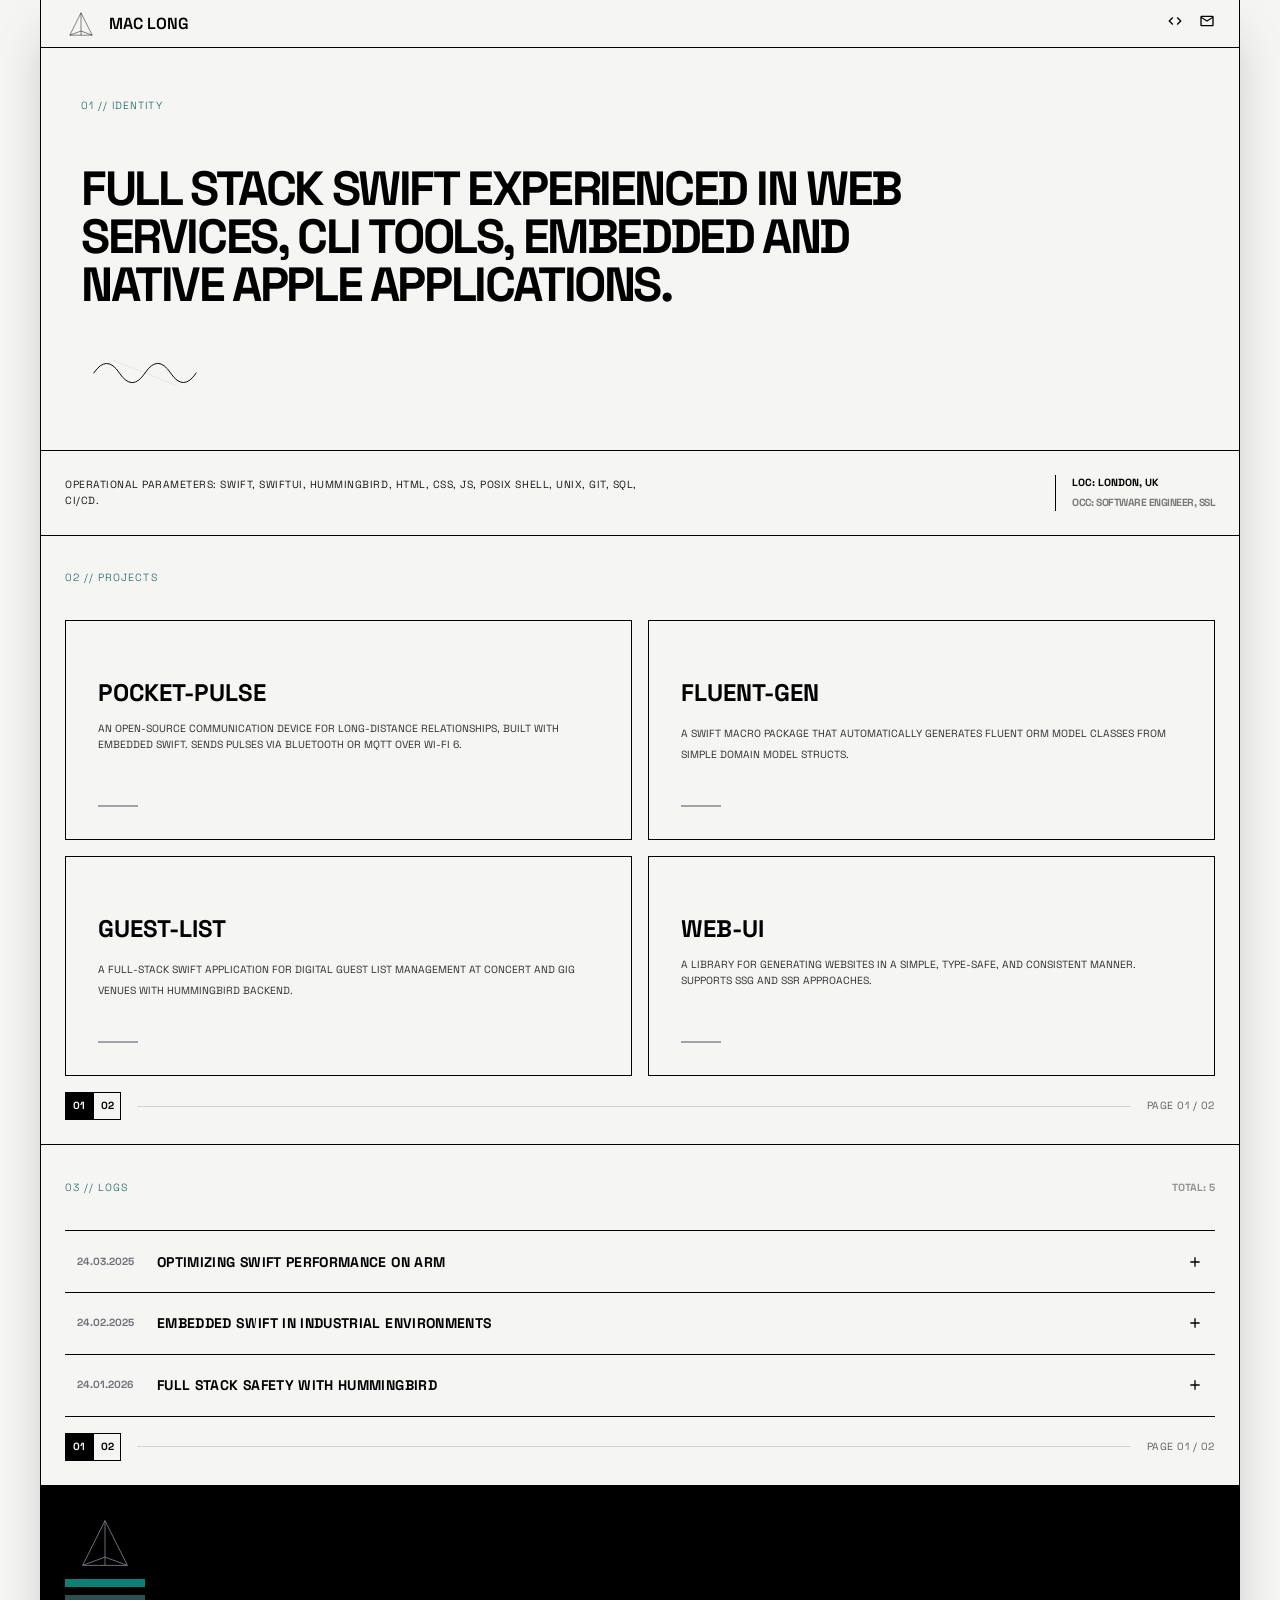
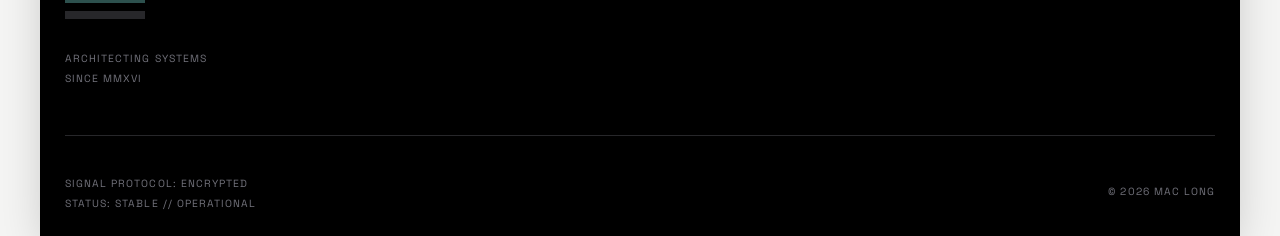
<file: index.html>
<!DOCTYPE html><html lang="en"><head><meta charset="UTF-8"><meta name="viewport" content="width=device-width, initial-scale=1.0"><title>Welcome | Mac Long</title><meta property="og:title" content="Welcome | Mac Long"><meta property="og:type" content="website"><meta name="twitter:card" content="summary_large_image"><meta name="description" content="Full Stack Swift specialising in Web Services, CLI Tools, Embedded and Native Apple Applications."><meta property="og:description" content="Full Stack Swift specialising in Web Services, CLI Tools, Embedded and Native Apple Applications."><meta name="author" content="Mac Long"><meta name="keywords" content="Swift, SwiftUI, Hummingbird, iOS, macOS, Full Stack, POSIX, UNIX"><link rel="stylesheet" href="https://fonts.googleapis.com/css2?family=Space+Grotesk:wght@300;400;500;600;700;800&display=swap"><link rel="stylesheet" href="/public/styles/page-index.css"><meta name="generator" content="WebUI" /><style>html, body { font-family: 'Space Grotesk'; }</style></head><body><div class="relative w-full min-h-dvh flex flex-col items-center bg-stone-100"><div class="relative z-10 border-x-1 border-black w-full min-h-dvh flex flex-col bg-stone-100 shadow-2xl w-full max-w-[1200px]"><header class="flex justify-between items-center border-b border-black bg-stone-100 h-12 px-6 sticky"><div class="flex items-center h-full space-x-3"><a href="/" class="flex items-center"><div class="flex flex-row items-center space-x-3"><img src="data:image/svg+xml,%3Csvg viewBox=&#39;0 0 100 100&#39; xmlns=&#39;http://www.w3.org/2000/svg&#39;%3E%3Cpath d=&#39;M50 15 L15 85 L85 85 Z&#39; fill=&#39;none&#39; stroke=&#39;currentColor&#39; stroke-width=&#39;1.5&#39; stroke-linejoin=&#39;round&#39;/%3E%3Cpath d=&#39;M50 15 L50 85&#39; stroke=&#39;currentColor&#39; stroke-width=&#39;1.5&#39;/%3E%3Cpath d=&#39;M15 85 L50 72 L85 85&#39; fill=&#39;none&#39; stroke=&#39;currentColor&#39; stroke-width=&#39;1.5&#39; stroke-linejoin=&#39;round&#39;/%3E%3C/svg%3E" alt="Pyramid logo" type="image/svg+xml" / class="w-8 h-8"><span class="font-semibold tracking-normal uppercase">Mac Long</span></div></a></div><nav class="flex flex-row items-center space-x-4 h-full"><a href="https://github.com/mac9sb" target="_blank" rel="noreferrer" class="cursor-pointer transition-all duration-200 group"><img src="data:image/svg+xml,%3Csvg xmlns=&#39;http://www.w3.org/2000/svg&#39; viewBox=&#39;0 -960 960 960&#39; fill=&#39;currentColor&#39;%3E%3Cpath d=&#39;M320-240 80-480l240-240 57 57-184 184 183 183-56 56Zm320 0-57-57 184-184-183-183 56-56 240 240-240 240Z&#39;/%3E%3C/svg%3E" alt="Code icon" type="image/svg+xml" / class="w-4 h-4"></a><a href="mailto:contact@maclong.dev" class="cursor-pointer transition-all duration-200 group"><img src="data:image/svg+xml,%3Csvg xmlns=&#39;http://www.w3.org/2000/svg&#39; viewBox=&#39;0 -960 960 960&#39; fill=&#39;currentColor&#39;%3E%3Cpath d=&#39;M160-160q-33 0-56.5-23.5T80-240v-480q0-33 23.5-56.5T160-800h640q33 0 56.5 23.5T880-720v480q0 33-23.5 56.5T800-160H160Zm320-280L160-640v400h640v-400L480-440Zm0-80 320-200H160l320 200ZM160-640v-80 480-400Z&#39;/%3E%3C/svg%3E" alt="Mail icon" type="image/svg+xml" / class="w-4 h-4"></a></nav></header><main class="flex flex-col flex-1"><section class="border-b-1 border-black"><div class="p-6 border-b-1 border-black bg-stone-100 md:p-10"><div class="flex flex-row justify-between items-center mb-6"><h3 class="text-xs2 font-light tracking-widest text-teal-800">01 // IDENTITY</h3></div><h1 class="text-3xl font-bold tracking-tighter leading-tight max-w-4xl mb-8 md:text-5xl">FULL STACK SWIFT EXPERIENCED IN WEB SERVICES, CLI TOOLS, EMBEDDED AND NATIVE APPLE APPLICATIONS.</h1><img src="data:image/svg+xml,%3Csvg xmlns=&#39;http://www.w3.org/2000/svg&#39; fill=&#39;none&#39; stroke=&#39;black&#39; stroke-linecap=&#39;round&#39; stroke-width=&#39;1.5&#39; viewBox=&#39;0 0 200 100&#39;%3E%3Cpath d=&#39;M20,50 Q40,20 60,50 T100,50 T140,50 T180,50&#39;/%3E%3Cpath d=&#39;M50,30 L150,70&#39; opacity=&#39;0.1&#39; stroke-width=&#39;1&#39;/%3E%3C/svg%3E" alt="Wave icon" type="image/svg+xml" / class="w-32 h-16"></div><div class="flex flex-col justify-between items-start p-6 bg-stone-100 md:flex md:flex-row md:items-center"><span class="text-xs2 tracking-wider leading-relaxed opacity-90 max-w-xl">OPERATIONAL PARAMETERS: SWIFT, SWIFTUI, HUMMINGBIRD, HTML, CSS, JS, POSIX SHELL, UNIX, GIT, SQL, CI/CD.</span><div class="flex flex-row items-center space-y-4 md:space-x-4"><div class="w-px h-8 bg-black/20"></div><div class="flex flex-col border-l-1 border-black space-y-1 pl-4 md:space-y-0"><span class="text-xs2 font-bold text-black uppercase">LOC: London, UK</span><span class="text-xs2 font-bold tracking-tighter uppercase opacity-50">OCC: Software Engineer, SSL</span></div></div></div></section><section class="p-6 bg-stone-100 border-b-1 border-black"><div class="flex flex-row justify-between items-center mb-6"><h3 class="text-xs2 font-light tracking-widest text-teal-800">02 // PROJECTS</h3></div><div class="projects-grid content-start grid grid-cols-1 gap-4 min-h-[460px] md:grid md:grid-cols-2 md:gap-4 md:min-h-[456px]"><a href="https://github.com/mac9sb/pocket-pulse" target="_blank" rel="noreferrer" class="p-8 bg-stone-100 border-1 border-black min-h-[220px] flex flex-col cursor-pointer transition-all duration-300 group hover:bg-black hover:text-stone-100 project-item page-visible"><div class="flex flex-col justify-between h-full"><div><h3 class="text-2xl font-black mb-3 transition-all duration-300 group-hover:pl-2">POCKET-PULSE</h3><p class="text-xs2 leading-tight mb-6 opacity-80 transition-all duration-300 group-hover:opacity-100">AN OPEN-SOURCE COMMUNICATION DEVICE FOR LONG-DISTANCE RELATIONSHIPS, BUILT WITH EMBEDDED SWIFT. SENDS PULSES VIA BLUETOOTH OR MQTT OVER WI-FI 6.</p></div><div class="w-10 h-[2px] bg-zinc-400 transition-all duration-300 group-hover:w-full group-hover:bg-[#0c8075]"></div></div></a><a href="https://github.com/mac9sb/fluent-gen" target="_blank" rel="noreferrer" class="p-8 bg-stone-100 border-1 border-black min-h-[220px] flex flex-col cursor-pointer transition-all duration-300 group hover:bg-black hover:text-stone-100 project-item page-visible"><div class="flex flex-col justify-between h-full"><div><h3 class="text-2xl font-black mb-3 transition-all duration-300 group-hover:pl-2">FLUENT-GEN</h3><span class="text-xs2 leading-tight mb-6 opacity-80 transition-all duration-300 group-hover:opacity-100">A SWIFT MACRO PACKAGE THAT AUTOMATICALLY GENERATES FLUENT ORM MODEL CLASSES FROM SIMPLE DOMAIN MODEL STRUCTS.</span></div><div class="w-10 h-[2px] bg-zinc-400 transition-all duration-300 group-hover:w-full group-hover:bg-[#0c8075]"></div></div></a><a href="https://github.com/mac9sb/guest-list" target="_blank" rel="noreferrer" class="p-8 bg-stone-100 border-1 border-black min-h-[220px] flex flex-col cursor-pointer transition-all duration-300 group hover:bg-black hover:text-stone-100 project-item page-visible"><div class="flex flex-col justify-between h-full"><div><h3 class="text-2xl font-black mb-3 transition-all duration-300 group-hover:pl-2">GUEST-LIST</h3><span class="text-xs2 leading-tight mb-6 opacity-80 transition-all duration-300 group-hover:opacity-100">A FULL-STACK SWIFT APPLICATION FOR DIGITAL GUEST LIST MANAGEMENT AT CONCERT AND GIG VENUES WITH HUMMINGBIRD BACKEND.</span></div><div class="w-10 h-[2px] bg-zinc-400 transition-all duration-300 group-hover:w-full group-hover:bg-[#0c8075]"></div></div></a><a href="https://github.com/mac9sb/web-ui" target="_blank" rel="noreferrer" class="p-8 bg-stone-100 border-1 border-black min-h-[220px] flex flex-col cursor-pointer transition-all duration-300 group hover:bg-black hover:text-stone-100 project-item page-visible"><div class="flex flex-col justify-between h-full"><div><h3 class="text-2xl font-black mb-3 transition-all duration-300 group-hover:pl-2">WEB-UI</h3><p class="text-xs2 leading-tight mb-6 opacity-80 transition-all duration-300 group-hover:opacity-100">A LIBRARY FOR GENERATING WEBSITES IN A SIMPLE, TYPE-SAFE, AND CONSISTENT MANNER. SUPPORTS SSG AND SSR APPROACHES.</p></div><div class="w-10 h-[2px] bg-zinc-400 transition-all duration-300 group-hover:w-full group-hover:bg-[#0c8075]"></div></div></a><a href="https://github.com/mac9sb/list" target="_blank" rel="noreferrer" class="p-8 bg-stone-100 border-1 border-black min-h-[220px] flex flex-col cursor-pointer transition-all duration-300 group hover:bg-black hover:text-stone-100 project-item hidden"><div class="flex flex-col justify-between h-full"><div><h3 class="text-2xl font-black mb-3 transition-all duration-300 group-hover:pl-2">LIST</h3><p class="text-xs2 leading-tight mb-6 opacity-80 transition-all duration-300 group-hover:opacity-100">A SIMPLE AND FAST REBUILD OF THE UNIX LS COMMAND. PROVIDES COLOR OUTPUT, FILE ICONS, AND HUMAN-READABLE SIZES.</p></div><div class="w-10 h-[2px] bg-zinc-400 transition-all duration-300 group-hover:w-full group-hover:bg-[#0c8075]"></div></div></a></div><div class="flex flex-row items-center w-full mt-4"><div class="pagination-buttons-projects flex flex-row"><div class="pagination-btn pagination-projects-1 w-7 h-7 border-1 border-black flex justify-center items-center bg-black text-stone-100 transition-all duration-200 cursor-pointer hover:bg-black"><span class="text-xs2 font-bold">01</span></div><div class="pagination-btn pagination-projects-2 w-7 h-7 border-1 border-black flex justify-center items-center bg-stone-100 text-black transition-all duration-200 cursor-pointer hover:bg-[#e5e5e0]"><span class="text-xs2 font-bold">02</span></div></div><div class="flex-1 h-px bg-stone-300 mx-4"></div><span class="pagination-counter-projects text-xs2 tracking-wider opacity-60">PAGE 01 / 02</span></div></section><section class="p-6 bg-stone-100 border-b-1 border-black"><div class="flex flex-row justify-between items-center mb-6"><h3 class="text-xs2 font-light tracking-widest text-teal-800">03 // LOGS</h3><span class="text-xs2 font-bold opacity-40">TOTAL: 5</span></div><div class="logs-list flex flex-col border-t-1 border-black min-h-[150px]"><a href="/logs/optimizing-swift-arm.html" class="py-3 px-3 border-b-1 border-black cursor-pointer transition-all duration-200 group hover:bg-stone-100 log-item page-visible"><div class="flex flex-row justify-between items-center"><p class="text-xs2 font-bold text-zinc-500 w-16 transition-colors duration-200">24.03.2025</p><span class="text-sm font-bold tracking-wide flex-1 pr-4 transition-all duration-200 ml-4 group-hover:pl-2">OPTIMIZING SWIFT PERFORMANCE ON ARM</span><img src="data:image/svg+xml,%3Csvg xmlns=&#39;http://www.w3.org/2000/svg&#39; viewBox=&#39;0 -960 960 960&#39; fill=&#39;currentColor&#39;%3E%3Cpath d=&#39;M440-440H200v-80h240v-240h80v240h240v80H520v240h-80v-240Z&#39;/%3E%3C/svg%3E" alt="Add icon" type="image/svg+xml" / class="w-4 h-4 transition-all duration-200"></div></a><a href="/logs/embedded-swift-industrial.html" class="py-3 px-3 border-b-1 border-black cursor-pointer transition-all duration-200 group hover:bg-stone-100 log-item page-visible"><div class="flex flex-row justify-between items-center"><p class="text-xs2 font-bold text-zinc-500 w-16 transition-colors duration-200">24.02.2025</p><span class="text-sm font-bold tracking-wide flex-1 pr-4 transition-all duration-200 ml-4 group-hover:pl-2">EMBEDDED SWIFT IN INDUSTRIAL ENVIRONMENTS</span><img src="data:image/svg+xml,%3Csvg xmlns=&#39;http://www.w3.org/2000/svg&#39; viewBox=&#39;0 -960 960 960&#39; fill=&#39;currentColor&#39;%3E%3Cpath d=&#39;M440-440H200v-80h240v-240h80v240h240v80H520v240h-80v-240Z&#39;/%3E%3C/svg%3E" alt="Add icon" type="image/svg+xml" / class="w-4 h-4 transition-all duration-200"></div></a><a href="/logs/full-stack-hummingbird.html" class="py-3 px-3 border-b-1 border-black cursor-pointer transition-all duration-200 group hover:bg-stone-100 log-item page-visible"><div class="flex flex-row justify-between items-center"><p class="text-xs2 font-bold text-zinc-500 w-16 transition-colors duration-200">24.01.2026</p><span class="text-sm font-bold tracking-wide flex-1 pr-4 transition-all duration-200 ml-4 group-hover:pl-2">FULL STACK SAFETY WITH HUMMINGBIRD</span><img src="data:image/svg+xml,%3Csvg xmlns=&#39;http://www.w3.org/2000/svg&#39; viewBox=&#39;0 -960 960 960&#39; fill=&#39;currentColor&#39;%3E%3Cpath d=&#39;M440-440H200v-80h240v-240h80v240h240v80H520v240h-80v-240Z&#39;/%3E%3C/svg%3E" alt="Add icon" type="image/svg+xml" / class="w-4 h-4 transition-all duration-200"></div></a><a href="/logs/concurrency-swift-5-10.html" class="py-3 px-3 border-b-1 border-black cursor-pointer transition-all duration-200 group hover:bg-stone-100 log-item hidden"><div class="flex flex-row justify-between items-center"><p class="text-xs2 font-bold text-zinc-500 w-16 transition-colors duration-200">23.12.2025</p><p class="text-sm font-bold tracking-wide flex-1 pr-4 transition-all duration-200 ml-4 group-hover:pl-2">CONCURRENCY PATTERNS IN SWIFT 5.10</p><img src="data:image/svg+xml,%3Csvg xmlns=&#39;http://www.w3.org/2000/svg&#39; viewBox=&#39;0 -960 960 960&#39; fill=&#39;currentColor&#39;%3E%3Cpath d=&#39;M440-440H200v-80h240v-240h80v240h240v80H520v240h-80v-240Z&#39;/%3E%3C/svg%3E" alt="Add icon" type="image/svg+xml" / class="w-4 h-4 transition-all duration-200"></div></a><a href="/logs/cli-argument-parser.html" class="py-3 px-3 border-b-1 border-black cursor-pointer transition-all duration-200 group hover:bg-stone-100 log-item hidden"><div class="flex flex-row justify-between items-center"><p class="text-xs2 font-bold text-zinc-500 w-16 transition-colors duration-200">21.11.2025</p><span class="text-sm font-bold tracking-wide flex-1 pr-4 transition-all duration-200 ml-4 group-hover:pl-2">BUILDING CLI TOOLS WITH ARGUMENTPARSER</span><img src="data:image/svg+xml,%3Csvg xmlns=&#39;http://www.w3.org/2000/svg&#39; viewBox=&#39;0 -960 960 960&#39; fill=&#39;currentColor&#39;%3E%3Cpath d=&#39;M440-440H200v-80h240v-240h80v240h240v80H520v240h-80v-240Z&#39;/%3E%3C/svg%3E" alt="Add icon" type="image/svg+xml" / class="w-4 h-4 transition-all duration-200"></div></a></div><div class="flex flex-row items-center w-full mt-4"><div class="pagination-buttons-logs flex flex-row"><div class="pagination-btn pagination-logs-1 w-7 h-7 border-1 border-black flex justify-center items-center bg-black text-stone-100 transition-all duration-200 cursor-pointer hover:bg-black"><span class="text-xs2 font-bold">01</span></div><div class="pagination-btn pagination-logs-2 w-7 h-7 border-1 border-black flex justify-center items-center bg-stone-100 text-black transition-all duration-200 cursor-pointer hover:bg-[#e5e5e0]"><span class="text-xs2 font-bold">02</span></div></div><div class="flex-1 h-px bg-stone-300 mx-4"></div><span class="pagination-counter-logs text-xs2 tracking-wider opacity-60">PAGE 01 / 02</span></div></section></main><footer class="border-t-1 border-black p-6 bg-black text-stone-100 text-xs2 tracking-widest text-zinc-500 relative overflow-hidden"><div class="flex flex-col items-center mb-12 text-center md:flex md:items-start md:text-left"><div class="flex flex-col items-center"><img src="data:image/svg+xml,%3Csvg viewBox=&#39;0 0 100 100&#39; xmlns=&#39;http://www.w3.org/2000/svg&#39;%3E%3Cpath d=&#39;M50 15 L15 85 L85 85 Z&#39; fill=&#39;none&#39; stroke=&#39;%2371717a&#39; stroke-width=&#39;1.5&#39; stroke-linejoin=&#39;round&#39;/%3E%3Cpath d=&#39;M50 15 L50 85&#39; stroke=&#39;%2371717a&#39; stroke-width=&#39;1.5&#39;/%3E%3Cpath d=&#39;M15 85 L50 72 L85 85&#39; fill=&#39;none&#39; stroke=&#39;%2371717a&#39; stroke-width=&#39;1.5&#39; stroke-linejoin=&#39;round&#39;/%3E%3C/svg%3E" alt="Pyramid logo" type="image/svg+xml" / class="w-16 h-16"><div class="flex flex-col space-y-2 mt-1"><div class="w-20 h-2 bg-[#0c8075]"></div><div class="w-20 h-2 bg-[#2d514e]"></div><div class="w-20 h-2 bg-zinc-800"></div></div></div><div class="flex flex-col space-y-1 mt-8"><span>ARCHITECTING SYSTEMS</span><span>SINCE MMXVI</span></div></div><div class="flex flex-col justify-between items-center border-t-1 border-zinc-800 pt-6 space-y-6 md:flex md:flex-row md:items-end"><div class="flex flex-col space-y-1 text-center md:text-left"><span>SIGNAL PROTOCOL: ENCRYPTED</span><span>STATUS: STABLE // OPERATIONAL</span></div><div class="flex flex-col items-center md:flex md:items-end"><span class="text-xs2 tracking-widest text-zinc-500">© 2026 MAC LONG</span><div class="w-20 h-1 flex flex-row mt-2 overflow-hidden"><div class="w-1/2 h-full bg-[#0c8075]"></div><div class="w-1/2 h-full bg-[#2d514e]"></div></div></div></div></footer></div></div><script>document.addEventListener('DOMContentLoaded', function() {
    function setupPagination(sectionId, itemClass, itemsPerPage) {
        const items = document.querySelectorAll('.' + itemClass);
        const buttons = document.querySelectorAll('.pagination-buttons-' + sectionId + ' .pagination-btn');
        const counter = document.querySelector('.pagination-counter-' + sectionId);
        const totalPages = Math.ceil(items.length / itemsPerPage);
        let currentPage = 1;

        function showPage(page) {
            currentPage = page;
            const start = (page - 1) * itemsPerPage;
            const end = start + itemsPerPage;

            items.forEach((item, index) => {
                if (index >= start && index < end) {
                    item.classList.remove('hidden');
                    item.classList.add('page-visible');
                } else {
                    item.classList.add('hidden');
                    item.classList.remove('page-visible');
                }
            });

            buttons.forEach((btn, index) => {
                if (index + 1 === page) {
                    btn.classList.add('bg-black', 'text-white');
                    btn.classList.remove('bg-white', 'text-black');
                } else {
                    btn.classList.remove('bg-black', 'text-white');
                    btn.classList.add('bg-white', 'text-black');
                }
            });

            if (counter) {
                const pageNum = String(page).padStart(2, '0');
                const totalNum = String(totalPages).padStart(2, '0');
                counter.textContent = 'PAGE ' + pageNum + ' / ' + totalNum;
            }
        }

        buttons.forEach((btn, index) => {
            btn.addEventListener('click', function() {
                showPage(index + 1);
            });
        });
    }

    setupPagination('projects', 'project-item', 4);
    setupPagination('logs', 'log-item', 3);
});</script></body></html>
</file>
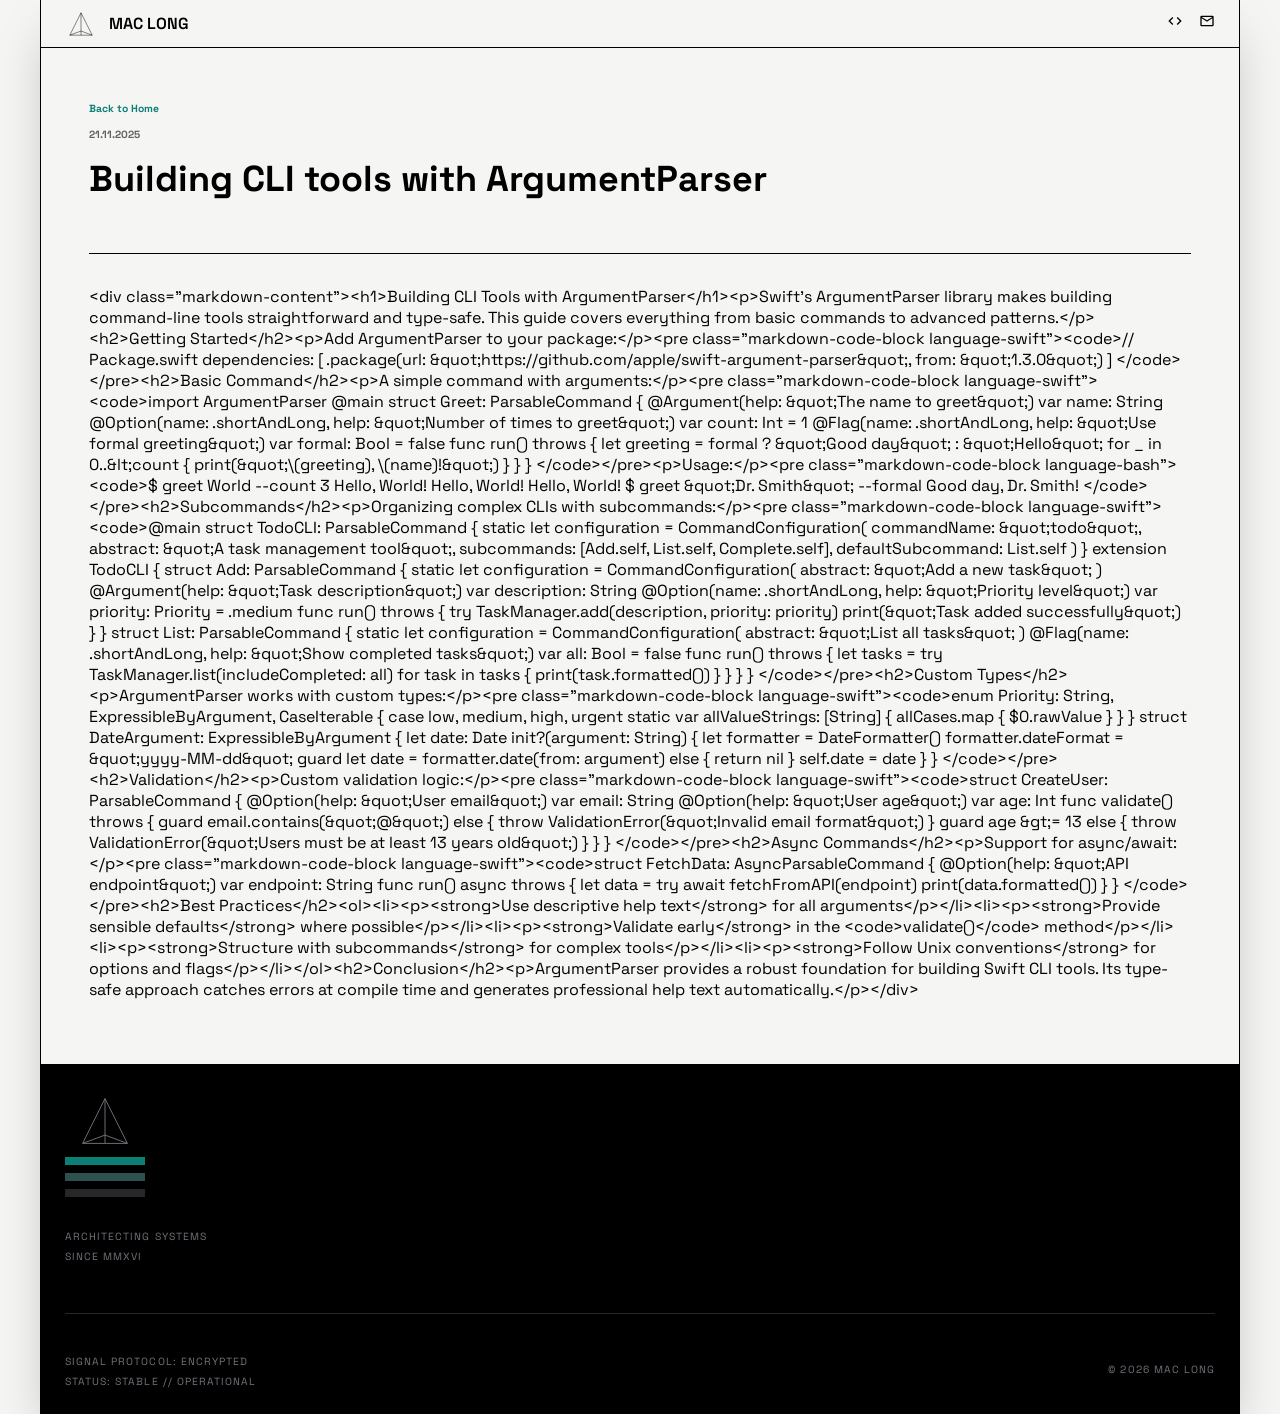
<file: logs/cli-argument-parser.html>
<!DOCTYPE html><html lang="en"><head><meta charset="UTF-8"><meta name="viewport" content="width=device-width, initial-scale=1.0"><title>Building CLI tools with ArgumentParser | Mac Long</title><meta property="og:title" content="Building CLI tools with ArgumentParser | Mac Long"><meta property="og:type" content="article"><meta name="twitter:card" content="summary_large_image"><meta name="description" content="Article: Building CLI tools with ArgumentParser"><meta property="og:description" content="Article: Building CLI tools with ArgumentParser"><meta name="author" content="Mac Long"><meta name="keywords" content="Swift, SwiftUI, Hummingbird, iOS, macOS, Full Stack, POSIX, UNIX"><link rel="stylesheet" href="https://fonts.googleapis.com/css2?family=Space+Grotesk:wght@300;400;500;600;700;800&display=swap"><link rel="stylesheet" href="/public/styles/page-logs/cli-argument-parser.css"><meta name="generator" content="WebUI" /><style>html, body { font-family: 'Space Grotesk'; }</style></head><body><div class="relative w-full min-h-dvh flex flex-col items-center bg-stone-100"><div class="relative z-10 border-x-1 border-black w-full min-h-dvh flex flex-col bg-stone-100 shadow-2xl w-full max-w-[1200px]"><header class="flex justify-between items-center border-b border-black bg-stone-100 h-12 px-6 sticky"><div class="flex items-center h-full space-x-3"><a href="/" class="flex items-center"><div class="flex flex-row items-center space-x-3"><img src="data:image/svg+xml,%3Csvg viewBox=&#39;0 0 100 100&#39; xmlns=&#39;http://www.w3.org/2000/svg&#39;%3E%3Cpath d=&#39;M50 15 L15 85 L85 85 Z&#39; fill=&#39;none&#39; stroke=&#39;currentColor&#39; stroke-width=&#39;1.5&#39; stroke-linejoin=&#39;round&#39;/%3E%3Cpath d=&#39;M50 15 L50 85&#39; stroke=&#39;currentColor&#39; stroke-width=&#39;1.5&#39;/%3E%3Cpath d=&#39;M15 85 L50 72 L85 85&#39; fill=&#39;none&#39; stroke=&#39;currentColor&#39; stroke-width=&#39;1.5&#39; stroke-linejoin=&#39;round&#39;/%3E%3C/svg%3E" alt="Pyramid logo" type="image/svg+xml" / class="w-8 h-8"><span class="font-semibold tracking-normal uppercase">Mac Long</span></div></a></div><nav class="flex flex-row items-center space-x-4 h-full"><a href="https://github.com/mac9sb" target="_blank" rel="noreferrer" class="cursor-pointer transition-all duration-200 group"><img src="data:image/svg+xml,%3Csvg xmlns=&#39;http://www.w3.org/2000/svg&#39; viewBox=&#39;0 -960 960 960&#39; fill=&#39;currentColor&#39;%3E%3Cpath d=&#39;M320-240 80-480l240-240 57 57-184 184 183 183-56 56Zm320 0-57-57 184-184-183-183 56-56 240 240-240 240Z&#39;/%3E%3C/svg%3E" alt="Code icon" type="image/svg+xml" / class="w-4 h-4"></a><a href="mailto:contact@maclong.dev" class="cursor-pointer transition-all duration-200 group"><img src="data:image/svg+xml,%3Csvg xmlns=&#39;http://www.w3.org/2000/svg&#39; viewBox=&#39;0 -960 960 960&#39; fill=&#39;currentColor&#39;%3E%3Cpath d=&#39;M160-160q-33 0-56.5-23.5T80-240v-480q0-33 23.5-56.5T160-800h640q33 0 56.5 23.5T880-720v480q0 33-23.5 56.5T800-160H160Zm320-280L160-640v400h640v-400L480-440Zm0-80 320-200H160l320 200ZM160-640v-80 480-400Z&#39;/%3E%3C/svg%3E" alt="Mail icon" type="image/svg+xml" / class="w-4 h-4"></a></nav></header><main class="flex flex-col flex-1"><article class="bg-[#f5f5f3]"><div class="p-8 md:p-12"><a href="/" class="text-xs2 font-bold text-[#0c8075] mb-6"><span>Back to Home</span></a><div class="mb-8 pb-6 border-b-1 border-black"><p class="text-xs2 font-bold opacity-60">21.11.2025</p><h1 class="text-3xl font-bold mt-4 md:text-4xl">Building CLI tools with ArgumentParser</h1></div><div><p>&lt;div class=&quot;markdown-content&quot;&gt;&lt;h1&gt;Building CLI Tools with ArgumentParser&lt;/h1&gt;&lt;p&gt;Swift’s ArgumentParser library makes building command-line tools straightforward and type-safe. This guide covers everything from basic commands to advanced patterns.&lt;/p&gt;&lt;h2&gt;Getting Started&lt;/h2&gt;&lt;p&gt;Add ArgumentParser to your package:&lt;/p&gt;&lt;pre class=&quot;markdown-code-block language-swift&quot;&gt;&lt;code&gt;// Package.swift dependencies: [ .package(url: &amp;quot;https://github.com/apple/swift-argument-parser&amp;quot;, from: &amp;quot;1.3.0&amp;quot;) ] &lt;/code&gt;&lt;/pre&gt;&lt;h2&gt;Basic Command&lt;/h2&gt;&lt;p&gt;A simple command with arguments:&lt;/p&gt;&lt;pre class=&quot;markdown-code-block language-swift&quot;&gt;&lt;code&gt;import ArgumentParser @main struct Greet: ParsableCommand { @Argument(help: &amp;quot;The name to greet&amp;quot;) var name: String @Option(name: .shortAndLong, help: &amp;quot;Number of times to greet&amp;quot;) var count: Int = 1 @Flag(name: .shortAndLong, help: &amp;quot;Use formal greeting&amp;quot;) var formal: Bool = false func run() throws { let greeting = formal ? &amp;quot;Good day&amp;quot; : &amp;quot;Hello&amp;quot; for _ in 0..&amp;lt;count { print(&amp;quot;\(greeting), \(name)!&amp;quot;) } } } &lt;/code&gt;&lt;/pre&gt;&lt;p&gt;Usage:&lt;/p&gt;&lt;pre class=&quot;markdown-code-block language-bash&quot;&gt;&lt;code&gt;$ greet World --count 3 Hello, World! Hello, World! Hello, World! $ greet &amp;quot;Dr. Smith&amp;quot; --formal Good day, Dr. Smith! &lt;/code&gt;&lt;/pre&gt;&lt;h2&gt;Subcommands&lt;/h2&gt;&lt;p&gt;Organizing complex CLIs with subcommands:&lt;/p&gt;&lt;pre class=&quot;markdown-code-block language-swift&quot;&gt;&lt;code&gt;@main struct TodoCLI: ParsableCommand { static let configuration = CommandConfiguration( commandName: &amp;quot;todo&amp;quot;, abstract: &amp;quot;A task management tool&amp;quot;, subcommands: [Add.self, List.self, Complete.self], defaultSubcommand: List.self ) } extension TodoCLI { struct Add: ParsableCommand { static let configuration = CommandConfiguration( abstract: &amp;quot;Add a new task&amp;quot; ) @Argument(help: &amp;quot;Task description&amp;quot;) var description: String @Option(name: .shortAndLong, help: &amp;quot;Priority level&amp;quot;) var priority: Priority = .medium func run() throws { try TaskManager.add(description, priority: priority) print(&amp;quot;Task added successfully&amp;quot;) } } struct List: ParsableCommand { static let configuration = CommandConfiguration( abstract: &amp;quot;List all tasks&amp;quot; ) @Flag(name: .shortAndLong, help: &amp;quot;Show completed tasks&amp;quot;) var all: Bool = false func run() throws { let tasks = try TaskManager.list(includeCompleted: all) for task in tasks { print(task.formatted()) } } } } &lt;/code&gt;&lt;/pre&gt;&lt;h2&gt;Custom Types&lt;/h2&gt;&lt;p&gt;ArgumentParser works with custom types:&lt;/p&gt;&lt;pre class=&quot;markdown-code-block language-swift&quot;&gt;&lt;code&gt;enum Priority: String, ExpressibleByArgument, CaseIterable { case low, medium, high, urgent static var allValueStrings: [String] { allCases.map { $0.rawValue } } } struct DateArgument: ExpressibleByArgument { let date: Date init?(argument: String) { let formatter = DateFormatter() formatter.dateFormat = &amp;quot;yyyy-MM-dd&amp;quot; guard let date = formatter.date(from: argument) else { return nil } self.date = date } } &lt;/code&gt;&lt;/pre&gt;&lt;h2&gt;Validation&lt;/h2&gt;&lt;p&gt;Custom validation logic:&lt;/p&gt;&lt;pre class=&quot;markdown-code-block language-swift&quot;&gt;&lt;code&gt;struct CreateUser: ParsableCommand { @Option(help: &amp;quot;User email&amp;quot;) var email: String @Option(help: &amp;quot;User age&amp;quot;) var age: Int func validate() throws { guard email.contains(&amp;quot;@&amp;quot;) else { throw ValidationError(&amp;quot;Invalid email format&amp;quot;) } guard age &amp;gt;= 13 else { throw ValidationError(&amp;quot;Users must be at least 13 years old&amp;quot;) } } } &lt;/code&gt;&lt;/pre&gt;&lt;h2&gt;Async Commands&lt;/h2&gt;&lt;p&gt;Support for async/await:&lt;/p&gt;&lt;pre class=&quot;markdown-code-block language-swift&quot;&gt;&lt;code&gt;struct FetchData: AsyncParsableCommand { @Option(help: &amp;quot;API endpoint&amp;quot;) var endpoint: String func run() async throws { let data = try await fetchFromAPI(endpoint) print(data.formatted()) } } &lt;/code&gt;&lt;/pre&gt;&lt;h2&gt;Best Practices&lt;/h2&gt;&lt;ol&gt;&lt;li&gt;&lt;p&gt;&lt;strong&gt;Use descriptive help text&lt;/strong&gt; for all arguments&lt;/p&gt;&lt;/li&gt;&lt;li&gt;&lt;p&gt;&lt;strong&gt;Provide sensible defaults&lt;/strong&gt; where possible&lt;/p&gt;&lt;/li&gt;&lt;li&gt;&lt;p&gt;&lt;strong&gt;Validate early&lt;/strong&gt; in the &lt;code&gt;validate()&lt;/code&gt; method&lt;/p&gt;&lt;/li&gt;&lt;li&gt;&lt;p&gt;&lt;strong&gt;Structure with subcommands&lt;/strong&gt; for complex tools&lt;/p&gt;&lt;/li&gt;&lt;li&gt;&lt;p&gt;&lt;strong&gt;Follow Unix conventions&lt;/strong&gt; for options and flags&lt;/p&gt;&lt;/li&gt;&lt;/ol&gt;&lt;h2&gt;Conclusion&lt;/h2&gt;&lt;p&gt;ArgumentParser provides a robust foundation for building Swift CLI tools. Its type-safe approach catches errors at compile time and generates professional help text automatically.&lt;/p&gt;&lt;/div&gt;</p></div></div></article></main><footer class="border-t-1 border-black p-6 bg-black text-stone-100 text-xs2 tracking-widest text-zinc-500 relative overflow-hidden"><div class="flex flex-col items-center mb-12 text-center md:flex md:items-start md:text-left"><div class="flex flex-col items-center"><img src="data:image/svg+xml,%3Csvg viewBox=&#39;0 0 100 100&#39; xmlns=&#39;http://www.w3.org/2000/svg&#39;%3E%3Cpath d=&#39;M50 15 L15 85 L85 85 Z&#39; fill=&#39;none&#39; stroke=&#39;%2371717a&#39; stroke-width=&#39;1.5&#39; stroke-linejoin=&#39;round&#39;/%3E%3Cpath d=&#39;M50 15 L50 85&#39; stroke=&#39;%2371717a&#39; stroke-width=&#39;1.5&#39;/%3E%3Cpath d=&#39;M15 85 L50 72 L85 85&#39; fill=&#39;none&#39; stroke=&#39;%2371717a&#39; stroke-width=&#39;1.5&#39; stroke-linejoin=&#39;round&#39;/%3E%3C/svg%3E" alt="Pyramid logo" type="image/svg+xml" / class="w-16 h-16"><div class="flex flex-col space-y-2 mt-1"><div class="w-20 h-2 bg-[#0c8075]"></div><div class="w-20 h-2 bg-[#2d514e]"></div><div class="w-20 h-2 bg-zinc-800"></div></div></div><div class="flex flex-col space-y-1 mt-8"><span>ARCHITECTING SYSTEMS</span><span>SINCE MMXVI</span></div></div><div class="flex flex-col justify-between items-center border-t-1 border-zinc-800 pt-6 space-y-6 md:flex md:flex-row md:items-end"><div class="flex flex-col space-y-1 text-center md:text-left"><span>SIGNAL PROTOCOL: ENCRYPTED</span><span>STATUS: STABLE // OPERATIONAL</span></div><div class="flex flex-col items-center md:flex md:items-end"><span class="text-xs2 tracking-widest text-zinc-500">© 2026 MAC LONG</span><div class="w-20 h-1 flex flex-row mt-2 overflow-hidden"><div class="w-1/2 h-full bg-[#0c8075]"></div><div class="w-1/2 h-full bg-[#2d514e]"></div></div></div></div></footer></div></div></body></html>
</file>
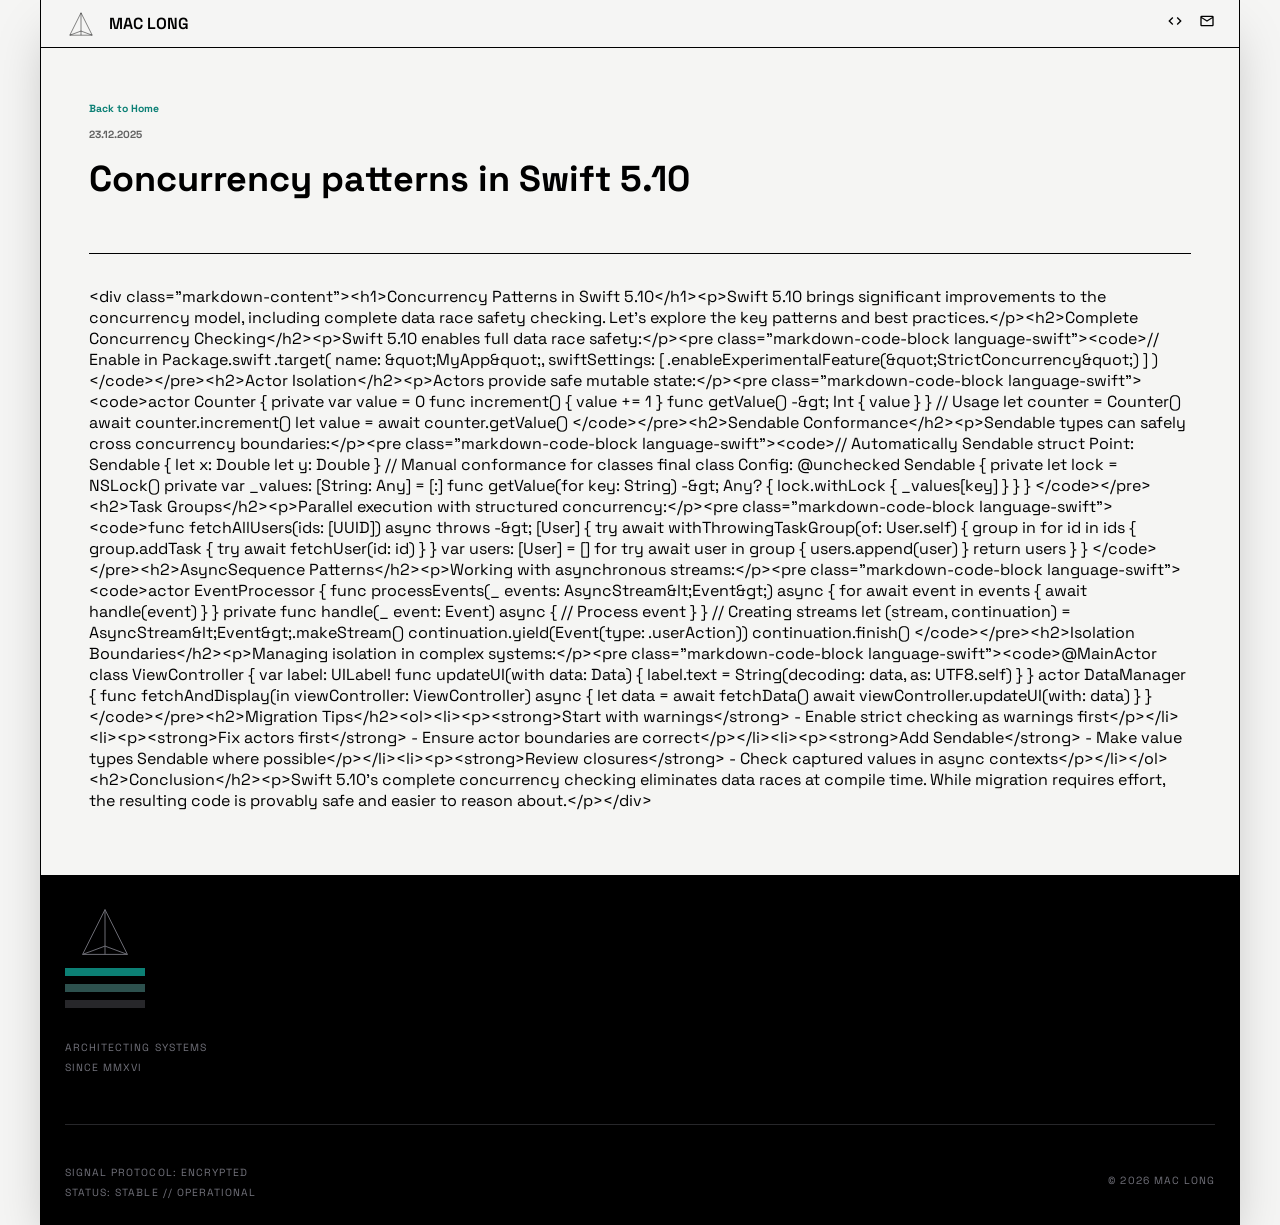
<file: logs/concurrency-swift-5-10.html>
<!DOCTYPE html><html lang="en"><head><meta charset="UTF-8"><meta name="viewport" content="width=device-width, initial-scale=1.0"><title>Concurrency patterns in Swift 5.10 | Mac Long</title><meta property="og:title" content="Concurrency patterns in Swift 5.10 | Mac Long"><meta property="og:type" content="article"><meta name="twitter:card" content="summary_large_image"><meta name="description" content="Article: Concurrency patterns in Swift 5.10"><meta property="og:description" content="Article: Concurrency patterns in Swift 5.10"><meta name="author" content="Mac Long"><meta name="keywords" content="Swift, SwiftUI, Hummingbird, iOS, macOS, Full Stack, POSIX, UNIX"><link rel="stylesheet" href="https://fonts.googleapis.com/css2?family=Space+Grotesk:wght@300;400;500;600;700;800&display=swap"><link rel="stylesheet" href="/public/styles/page-logs/concurrency-swift-5-10.css"><meta name="generator" content="WebUI" /><style>html, body { font-family: 'Space Grotesk'; }</style></head><body><div class="relative w-full min-h-dvh flex flex-col items-center bg-stone-100"><div class="relative z-10 border-x-1 border-black w-full min-h-dvh flex flex-col bg-stone-100 shadow-2xl w-full max-w-[1200px]"><header class="flex justify-between items-center border-b border-black bg-stone-100 h-12 px-6 sticky"><div class="flex items-center h-full space-x-3"><a href="/" class="flex items-center"><div class="flex flex-row items-center space-x-3"><img src="data:image/svg+xml,%3Csvg viewBox=&#39;0 0 100 100&#39; xmlns=&#39;http://www.w3.org/2000/svg&#39;%3E%3Cpath d=&#39;M50 15 L15 85 L85 85 Z&#39; fill=&#39;none&#39; stroke=&#39;currentColor&#39; stroke-width=&#39;1.5&#39; stroke-linejoin=&#39;round&#39;/%3E%3Cpath d=&#39;M50 15 L50 85&#39; stroke=&#39;currentColor&#39; stroke-width=&#39;1.5&#39;/%3E%3Cpath d=&#39;M15 85 L50 72 L85 85&#39; fill=&#39;none&#39; stroke=&#39;currentColor&#39; stroke-width=&#39;1.5&#39; stroke-linejoin=&#39;round&#39;/%3E%3C/svg%3E" alt="Pyramid logo" type="image/svg+xml" / class="w-8 h-8"><span class="font-semibold tracking-normal uppercase">Mac Long</span></div></a></div><nav class="flex flex-row items-center space-x-4 h-full"><a href="https://github.com/mac9sb" target="_blank" rel="noreferrer" class="cursor-pointer transition-all duration-200 group"><img src="data:image/svg+xml,%3Csvg xmlns=&#39;http://www.w3.org/2000/svg&#39; viewBox=&#39;0 -960 960 960&#39; fill=&#39;currentColor&#39;%3E%3Cpath d=&#39;M320-240 80-480l240-240 57 57-184 184 183 183-56 56Zm320 0-57-57 184-184-183-183 56-56 240 240-240 240Z&#39;/%3E%3C/svg%3E" alt="Code icon" type="image/svg+xml" / class="w-4 h-4"></a><a href="mailto:contact@maclong.dev" class="cursor-pointer transition-all duration-200 group"><img src="data:image/svg+xml,%3Csvg xmlns=&#39;http://www.w3.org/2000/svg&#39; viewBox=&#39;0 -960 960 960&#39; fill=&#39;currentColor&#39;%3E%3Cpath d=&#39;M160-160q-33 0-56.5-23.5T80-240v-480q0-33 23.5-56.5T160-800h640q33 0 56.5 23.5T880-720v480q0 33-23.5 56.5T800-160H160Zm320-280L160-640v400h640v-400L480-440Zm0-80 320-200H160l320 200ZM160-640v-80 480-400Z&#39;/%3E%3C/svg%3E" alt="Mail icon" type="image/svg+xml" / class="w-4 h-4"></a></nav></header><main class="flex flex-col flex-1"><article class="bg-[#f5f5f3]"><div class="p-8 md:p-12"><a href="/" class="text-xs2 font-bold text-[#0c8075] mb-6"><span>Back to Home</span></a><div class="mb-8 pb-6 border-b-1 border-black"><p class="text-xs2 font-bold opacity-60">23.12.2025</p><h1 class="text-3xl font-bold mt-4 md:text-4xl">Concurrency patterns in Swift 5.10</h1></div><div><p>&lt;div class=&quot;markdown-content&quot;&gt;&lt;h1&gt;Concurrency Patterns in Swift 5.10&lt;/h1&gt;&lt;p&gt;Swift 5.10 brings significant improvements to the concurrency model, including complete data race safety checking. Let’s explore the key patterns and best practices.&lt;/p&gt;&lt;h2&gt;Complete Concurrency Checking&lt;/h2&gt;&lt;p&gt;Swift 5.10 enables full data race safety:&lt;/p&gt;&lt;pre class=&quot;markdown-code-block language-swift&quot;&gt;&lt;code&gt;// Enable in Package.swift .target( name: &amp;quot;MyApp&amp;quot;, swiftSettings: [ .enableExperimentalFeature(&amp;quot;StrictConcurrency&amp;quot;) ] ) &lt;/code&gt;&lt;/pre&gt;&lt;h2&gt;Actor Isolation&lt;/h2&gt;&lt;p&gt;Actors provide safe mutable state:&lt;/p&gt;&lt;pre class=&quot;markdown-code-block language-swift&quot;&gt;&lt;code&gt;actor Counter { private var value = 0 func increment() { value += 1 } func getValue() -&amp;gt; Int { value } } // Usage let counter = Counter() await counter.increment() let value = await counter.getValue() &lt;/code&gt;&lt;/pre&gt;&lt;h2&gt;Sendable Conformance&lt;/h2&gt;&lt;p&gt;Sendable types can safely cross concurrency boundaries:&lt;/p&gt;&lt;pre class=&quot;markdown-code-block language-swift&quot;&gt;&lt;code&gt;// Automatically Sendable struct Point: Sendable { let x: Double let y: Double } // Manual conformance for classes final class Config: @unchecked Sendable { private let lock = NSLock() private var _values: [String: Any] = [:] func getValue(for key: String) -&amp;gt; Any? { lock.withLock { _values[key] } } } &lt;/code&gt;&lt;/pre&gt;&lt;h2&gt;Task Groups&lt;/h2&gt;&lt;p&gt;Parallel execution with structured concurrency:&lt;/p&gt;&lt;pre class=&quot;markdown-code-block language-swift&quot;&gt;&lt;code&gt;func fetchAllUsers(ids: [UUID]) async throws -&amp;gt; [User] { try await withThrowingTaskGroup(of: User.self) { group in for id in ids { group.addTask { try await fetchUser(id: id) } } var users: [User] = [] for try await user in group { users.append(user) } return users } } &lt;/code&gt;&lt;/pre&gt;&lt;h2&gt;AsyncSequence Patterns&lt;/h2&gt;&lt;p&gt;Working with asynchronous streams:&lt;/p&gt;&lt;pre class=&quot;markdown-code-block language-swift&quot;&gt;&lt;code&gt;actor EventProcessor { func processEvents(_ events: AsyncStream&amp;lt;Event&amp;gt;) async { for await event in events { await handle(event) } } private func handle(_ event: Event) async { // Process event } } // Creating streams let (stream, continuation) = AsyncStream&amp;lt;Event&amp;gt;.makeStream() continuation.yield(Event(type: .userAction)) continuation.finish() &lt;/code&gt;&lt;/pre&gt;&lt;h2&gt;Isolation Boundaries&lt;/h2&gt;&lt;p&gt;Managing isolation in complex systems:&lt;/p&gt;&lt;pre class=&quot;markdown-code-block language-swift&quot;&gt;&lt;code&gt;@MainActor class ViewController { var label: UILabel! func updateUI(with data: Data) { label.text = String(decoding: data, as: UTF8.self) } } actor DataManager { func fetchAndDisplay(in viewController: ViewController) async { let data = await fetchData() await viewController.updateUI(with: data) } } &lt;/code&gt;&lt;/pre&gt;&lt;h2&gt;Migration Tips&lt;/h2&gt;&lt;ol&gt;&lt;li&gt;&lt;p&gt;&lt;strong&gt;Start with warnings&lt;/strong&gt; - Enable strict checking as warnings first&lt;/p&gt;&lt;/li&gt;&lt;li&gt;&lt;p&gt;&lt;strong&gt;Fix actors first&lt;/strong&gt; - Ensure actor boundaries are correct&lt;/p&gt;&lt;/li&gt;&lt;li&gt;&lt;p&gt;&lt;strong&gt;Add Sendable&lt;/strong&gt; - Make value types Sendable where possible&lt;/p&gt;&lt;/li&gt;&lt;li&gt;&lt;p&gt;&lt;strong&gt;Review closures&lt;/strong&gt; - Check captured values in async contexts&lt;/p&gt;&lt;/li&gt;&lt;/ol&gt;&lt;h2&gt;Conclusion&lt;/h2&gt;&lt;p&gt;Swift 5.10’s complete concurrency checking eliminates data races at compile time. While migration requires effort, the resulting code is provably safe and easier to reason about.&lt;/p&gt;&lt;/div&gt;</p></div></div></article></main><footer class="border-t-1 border-black p-6 bg-black text-stone-100 text-xs2 tracking-widest text-zinc-500 relative overflow-hidden"><div class="flex flex-col items-center mb-12 text-center md:flex md:items-start md:text-left"><div class="flex flex-col items-center"><img src="data:image/svg+xml,%3Csvg viewBox=&#39;0 0 100 100&#39; xmlns=&#39;http://www.w3.org/2000/svg&#39;%3E%3Cpath d=&#39;M50 15 L15 85 L85 85 Z&#39; fill=&#39;none&#39; stroke=&#39;%2371717a&#39; stroke-width=&#39;1.5&#39; stroke-linejoin=&#39;round&#39;/%3E%3Cpath d=&#39;M50 15 L50 85&#39; stroke=&#39;%2371717a&#39; stroke-width=&#39;1.5&#39;/%3E%3Cpath d=&#39;M15 85 L50 72 L85 85&#39; fill=&#39;none&#39; stroke=&#39;%2371717a&#39; stroke-width=&#39;1.5&#39; stroke-linejoin=&#39;round&#39;/%3E%3C/svg%3E" alt="Pyramid logo" type="image/svg+xml" / class="w-16 h-16"><div class="flex flex-col space-y-2 mt-1"><div class="w-20 h-2 bg-[#0c8075]"></div><div class="w-20 h-2 bg-[#2d514e]"></div><div class="w-20 h-2 bg-zinc-800"></div></div></div><div class="flex flex-col space-y-1 mt-8"><span>ARCHITECTING SYSTEMS</span><span>SINCE MMXVI</span></div></div><div class="flex flex-col justify-between items-center border-t-1 border-zinc-800 pt-6 space-y-6 md:flex md:flex-row md:items-end"><div class="flex flex-col space-y-1 text-center md:text-left"><span>SIGNAL PROTOCOL: ENCRYPTED</span><span>STATUS: STABLE // OPERATIONAL</span></div><div class="flex flex-col items-center md:flex md:items-end"><span class="text-xs2 tracking-widest text-zinc-500">© 2026 MAC LONG</span><div class="w-20 h-1 flex flex-row mt-2 overflow-hidden"><div class="w-1/2 h-full bg-[#0c8075]"></div><div class="w-1/2 h-full bg-[#2d514e]"></div></div></div></div></footer></div></div></body></html>
</file>
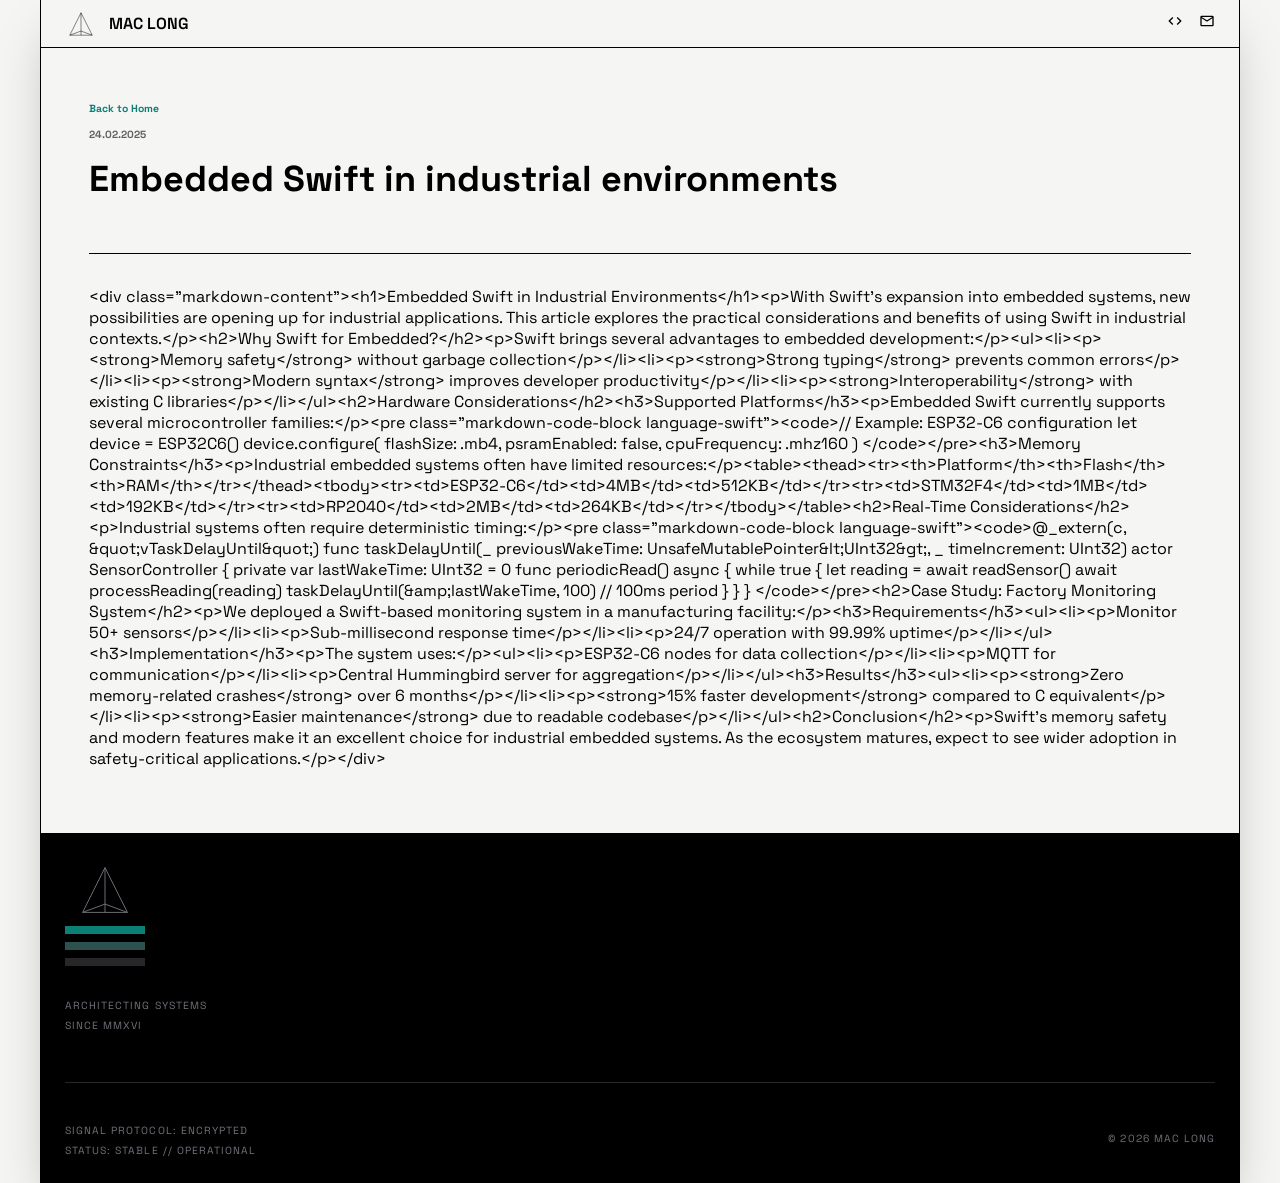
<file: logs/embedded-swift-industrial.html>
<!DOCTYPE html><html lang="en"><head><meta charset="UTF-8"><meta name="viewport" content="width=device-width, initial-scale=1.0"><title>Embedded Swift in industrial environments | Mac Long</title><meta property="og:title" content="Embedded Swift in industrial environments | Mac Long"><meta property="og:type" content="article"><meta name="twitter:card" content="summary_large_image"><meta name="description" content="Article: Embedded Swift in industrial environments"><meta property="og:description" content="Article: Embedded Swift in industrial environments"><meta name="author" content="Mac Long"><meta name="keywords" content="Swift, SwiftUI, Hummingbird, iOS, macOS, Full Stack, POSIX, UNIX"><link rel="stylesheet" href="https://fonts.googleapis.com/css2?family=Space+Grotesk:wght@300;400;500;600;700;800&display=swap"><link rel="stylesheet" href="/public/styles/page-logs/embedded-swift-industrial.css"><meta name="generator" content="WebUI" /><style>html, body { font-family: 'Space Grotesk'; }</style></head><body><div class="relative w-full min-h-dvh flex flex-col items-center bg-stone-100"><div class="relative z-10 border-x-1 border-black w-full min-h-dvh flex flex-col bg-stone-100 shadow-2xl w-full max-w-[1200px]"><header class="flex justify-between items-center border-b border-black bg-stone-100 h-12 px-6 sticky"><div class="flex items-center h-full space-x-3"><a href="/" class="flex items-center"><div class="flex flex-row items-center space-x-3"><img src="data:image/svg+xml,%3Csvg viewBox=&#39;0 0 100 100&#39; xmlns=&#39;http://www.w3.org/2000/svg&#39;%3E%3Cpath d=&#39;M50 15 L15 85 L85 85 Z&#39; fill=&#39;none&#39; stroke=&#39;currentColor&#39; stroke-width=&#39;1.5&#39; stroke-linejoin=&#39;round&#39;/%3E%3Cpath d=&#39;M50 15 L50 85&#39; stroke=&#39;currentColor&#39; stroke-width=&#39;1.5&#39;/%3E%3Cpath d=&#39;M15 85 L50 72 L85 85&#39; fill=&#39;none&#39; stroke=&#39;currentColor&#39; stroke-width=&#39;1.5&#39; stroke-linejoin=&#39;round&#39;/%3E%3C/svg%3E" alt="Pyramid logo" type="image/svg+xml" / class="w-8 h-8"><span class="font-semibold tracking-normal uppercase">Mac Long</span></div></a></div><nav class="flex flex-row items-center space-x-4 h-full"><a href="https://github.com/mac9sb" target="_blank" rel="noreferrer" class="cursor-pointer transition-all duration-200 group"><img src="data:image/svg+xml,%3Csvg xmlns=&#39;http://www.w3.org/2000/svg&#39; viewBox=&#39;0 -960 960 960&#39; fill=&#39;currentColor&#39;%3E%3Cpath d=&#39;M320-240 80-480l240-240 57 57-184 184 183 183-56 56Zm320 0-57-57 184-184-183-183 56-56 240 240-240 240Z&#39;/%3E%3C/svg%3E" alt="Code icon" type="image/svg+xml" / class="w-4 h-4"></a><a href="mailto:contact@maclong.dev" class="cursor-pointer transition-all duration-200 group"><img src="data:image/svg+xml,%3Csvg xmlns=&#39;http://www.w3.org/2000/svg&#39; viewBox=&#39;0 -960 960 960&#39; fill=&#39;currentColor&#39;%3E%3Cpath d=&#39;M160-160q-33 0-56.5-23.5T80-240v-480q0-33 23.5-56.5T160-800h640q33 0 56.5 23.5T880-720v480q0 33-23.5 56.5T800-160H160Zm320-280L160-640v400h640v-400L480-440Zm0-80 320-200H160l320 200ZM160-640v-80 480-400Z&#39;/%3E%3C/svg%3E" alt="Mail icon" type="image/svg+xml" / class="w-4 h-4"></a></nav></header><main class="flex flex-col flex-1"><article class="bg-[#f5f5f3]"><div class="p-8 md:p-12"><a href="/" class="text-xs2 font-bold text-[#0c8075] mb-6"><span>Back to Home</span></a><div class="mb-8 pb-6 border-b-1 border-black"><p class="text-xs2 font-bold opacity-60">24.02.2025</p><h1 class="text-3xl font-bold mt-4 md:text-4xl">Embedded Swift in industrial environments</h1></div><div><p>&lt;div class=&quot;markdown-content&quot;&gt;&lt;h1&gt;Embedded Swift in Industrial Environments&lt;/h1&gt;&lt;p&gt;With Swift’s expansion into embedded systems, new possibilities are opening up for industrial applications. This article explores the practical considerations and benefits of using Swift in industrial contexts.&lt;/p&gt;&lt;h2&gt;Why Swift for Embedded?&lt;/h2&gt;&lt;p&gt;Swift brings several advantages to embedded development:&lt;/p&gt;&lt;ul&gt;&lt;li&gt;&lt;p&gt;&lt;strong&gt;Memory safety&lt;/strong&gt; without garbage collection&lt;/p&gt;&lt;/li&gt;&lt;li&gt;&lt;p&gt;&lt;strong&gt;Strong typing&lt;/strong&gt; prevents common errors&lt;/p&gt;&lt;/li&gt;&lt;li&gt;&lt;p&gt;&lt;strong&gt;Modern syntax&lt;/strong&gt; improves developer productivity&lt;/p&gt;&lt;/li&gt;&lt;li&gt;&lt;p&gt;&lt;strong&gt;Interoperability&lt;/strong&gt; with existing C libraries&lt;/p&gt;&lt;/li&gt;&lt;/ul&gt;&lt;h2&gt;Hardware Considerations&lt;/h2&gt;&lt;h3&gt;Supported Platforms&lt;/h3&gt;&lt;p&gt;Embedded Swift currently supports several microcontroller families:&lt;/p&gt;&lt;pre class=&quot;markdown-code-block language-swift&quot;&gt;&lt;code&gt;// Example: ESP32-C6 configuration let device = ESP32C6() device.configure( flashSize: .mb4, psramEnabled: false, cpuFrequency: .mhz160 ) &lt;/code&gt;&lt;/pre&gt;&lt;h3&gt;Memory Constraints&lt;/h3&gt;&lt;p&gt;Industrial embedded systems often have limited resources:&lt;/p&gt;&lt;table&gt;&lt;thead&gt;&lt;tr&gt;&lt;th&gt;Platform&lt;/th&gt;&lt;th&gt;Flash&lt;/th&gt;&lt;th&gt;RAM&lt;/th&gt;&lt;/tr&gt;&lt;/thead&gt;&lt;tbody&gt;&lt;tr&gt;&lt;td&gt;ESP32-C6&lt;/td&gt;&lt;td&gt;4MB&lt;/td&gt;&lt;td&gt;512KB&lt;/td&gt;&lt;/tr&gt;&lt;tr&gt;&lt;td&gt;STM32F4&lt;/td&gt;&lt;td&gt;1MB&lt;/td&gt;&lt;td&gt;192KB&lt;/td&gt;&lt;/tr&gt;&lt;tr&gt;&lt;td&gt;RP2040&lt;/td&gt;&lt;td&gt;2MB&lt;/td&gt;&lt;td&gt;264KB&lt;/td&gt;&lt;/tr&gt;&lt;/tbody&gt;&lt;/table&gt;&lt;h2&gt;Real-Time Considerations&lt;/h2&gt;&lt;p&gt;Industrial systems often require deterministic timing:&lt;/p&gt;&lt;pre class=&quot;markdown-code-block language-swift&quot;&gt;&lt;code&gt;@_extern(c, &amp;quot;vTaskDelayUntil&amp;quot;) func taskDelayUntil(_ previousWakeTime: UnsafeMutablePointer&amp;lt;UInt32&amp;gt;, _ timeIncrement: UInt32) actor SensorController { private var lastWakeTime: UInt32 = 0 func periodicRead() async { while true { let reading = await readSensor() await processReading(reading) taskDelayUntil(&amp;amp;lastWakeTime, 100) // 100ms period } } } &lt;/code&gt;&lt;/pre&gt;&lt;h2&gt;Case Study: Factory Monitoring System&lt;/h2&gt;&lt;p&gt;We deployed a Swift-based monitoring system in a manufacturing facility:&lt;/p&gt;&lt;h3&gt;Requirements&lt;/h3&gt;&lt;ul&gt;&lt;li&gt;&lt;p&gt;Monitor 50+ sensors&lt;/p&gt;&lt;/li&gt;&lt;li&gt;&lt;p&gt;Sub-millisecond response time&lt;/p&gt;&lt;/li&gt;&lt;li&gt;&lt;p&gt;24/7 operation with 99.99% uptime&lt;/p&gt;&lt;/li&gt;&lt;/ul&gt;&lt;h3&gt;Implementation&lt;/h3&gt;&lt;p&gt;The system uses:&lt;/p&gt;&lt;ul&gt;&lt;li&gt;&lt;p&gt;ESP32-C6 nodes for data collection&lt;/p&gt;&lt;/li&gt;&lt;li&gt;&lt;p&gt;MQTT for communication&lt;/p&gt;&lt;/li&gt;&lt;li&gt;&lt;p&gt;Central Hummingbird server for aggregation&lt;/p&gt;&lt;/li&gt;&lt;/ul&gt;&lt;h3&gt;Results&lt;/h3&gt;&lt;ul&gt;&lt;li&gt;&lt;p&gt;&lt;strong&gt;Zero memory-related crashes&lt;/strong&gt; over 6 months&lt;/p&gt;&lt;/li&gt;&lt;li&gt;&lt;p&gt;&lt;strong&gt;15% faster development&lt;/strong&gt; compared to C equivalent&lt;/p&gt;&lt;/li&gt;&lt;li&gt;&lt;p&gt;&lt;strong&gt;Easier maintenance&lt;/strong&gt; due to readable codebase&lt;/p&gt;&lt;/li&gt;&lt;/ul&gt;&lt;h2&gt;Conclusion&lt;/h2&gt;&lt;p&gt;Swift’s memory safety and modern features make it an excellent choice for industrial embedded systems. As the ecosystem matures, expect to see wider adoption in safety-critical applications.&lt;/p&gt;&lt;/div&gt;</p></div></div></article></main><footer class="border-t-1 border-black p-6 bg-black text-stone-100 text-xs2 tracking-widest text-zinc-500 relative overflow-hidden"><div class="flex flex-col items-center mb-12 text-center md:flex md:items-start md:text-left"><div class="flex flex-col items-center"><img src="data:image/svg+xml,%3Csvg viewBox=&#39;0 0 100 100&#39; xmlns=&#39;http://www.w3.org/2000/svg&#39;%3E%3Cpath d=&#39;M50 15 L15 85 L85 85 Z&#39; fill=&#39;none&#39; stroke=&#39;%2371717a&#39; stroke-width=&#39;1.5&#39; stroke-linejoin=&#39;round&#39;/%3E%3Cpath d=&#39;M50 15 L50 85&#39; stroke=&#39;%2371717a&#39; stroke-width=&#39;1.5&#39;/%3E%3Cpath d=&#39;M15 85 L50 72 L85 85&#39; fill=&#39;none&#39; stroke=&#39;%2371717a&#39; stroke-width=&#39;1.5&#39; stroke-linejoin=&#39;round&#39;/%3E%3C/svg%3E" alt="Pyramid logo" type="image/svg+xml" / class="w-16 h-16"><div class="flex flex-col space-y-2 mt-1"><div class="w-20 h-2 bg-[#0c8075]"></div><div class="w-20 h-2 bg-[#2d514e]"></div><div class="w-20 h-2 bg-zinc-800"></div></div></div><div class="flex flex-col space-y-1 mt-8"><span>ARCHITECTING SYSTEMS</span><span>SINCE MMXVI</span></div></div><div class="flex flex-col justify-between items-center border-t-1 border-zinc-800 pt-6 space-y-6 md:flex md:flex-row md:items-end"><div class="flex flex-col space-y-1 text-center md:text-left"><span>SIGNAL PROTOCOL: ENCRYPTED</span><span>STATUS: STABLE // OPERATIONAL</span></div><div class="flex flex-col items-center md:flex md:items-end"><span class="text-xs2 tracking-widest text-zinc-500">© 2026 MAC LONG</span><div class="w-20 h-1 flex flex-row mt-2 overflow-hidden"><div class="w-1/2 h-full bg-[#0c8075]"></div><div class="w-1/2 h-full bg-[#2d514e]"></div></div></div></div></footer></div></div></body></html>
</file>
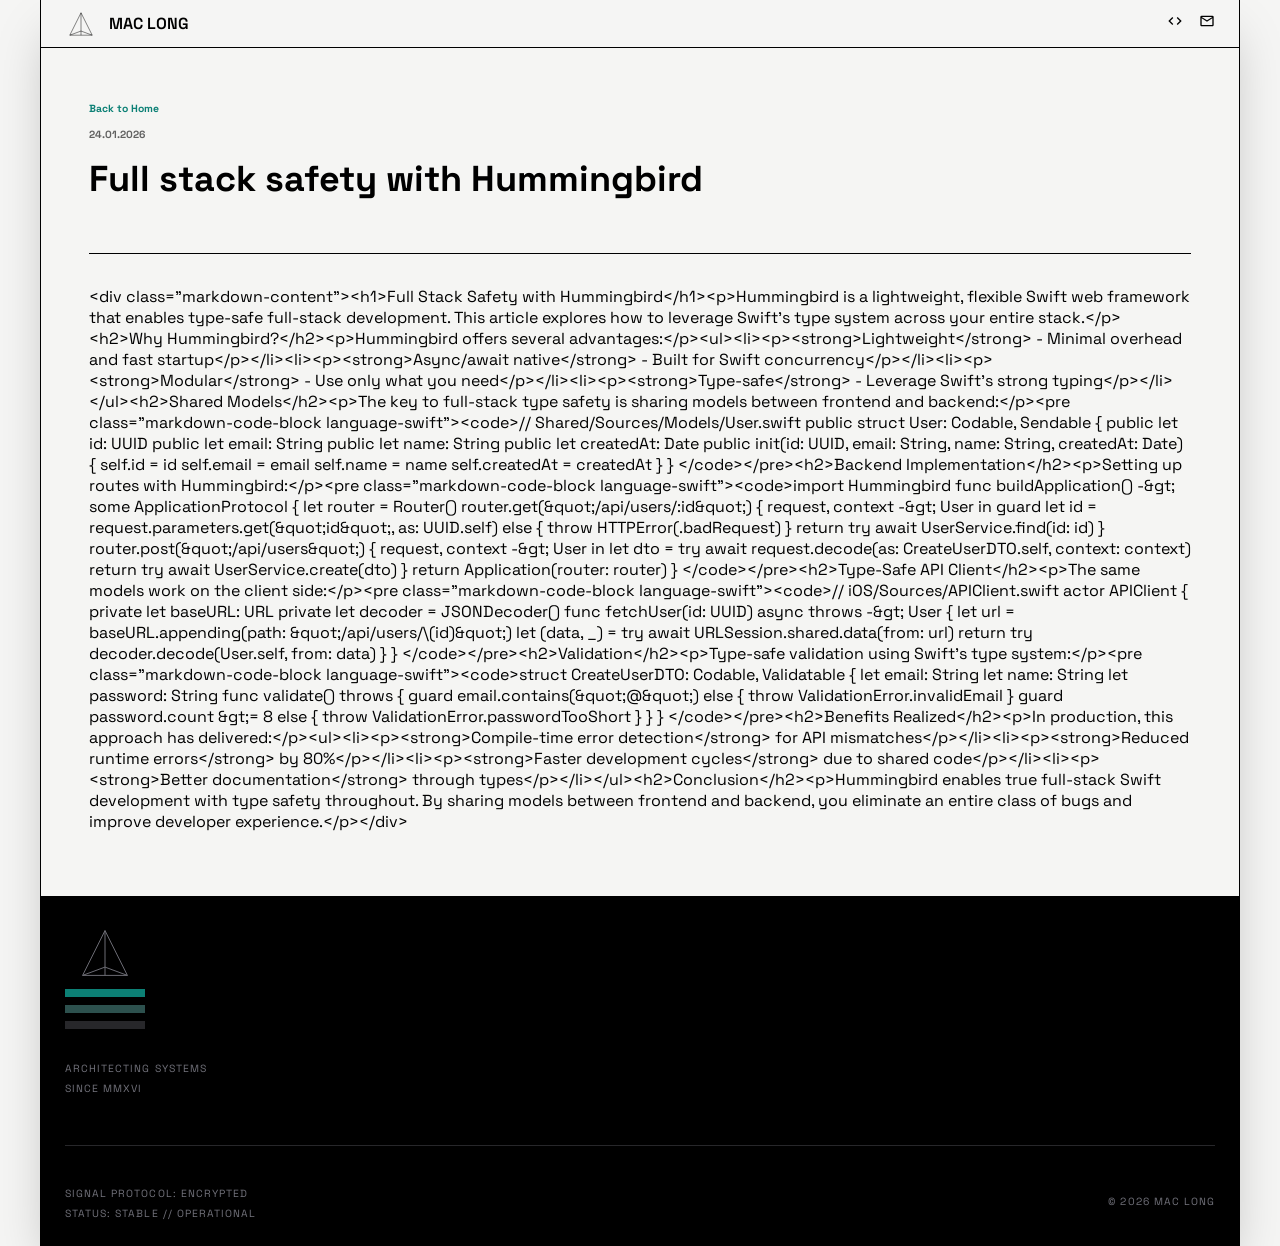
<file: logs/full-stack-hummingbird.html>
<!DOCTYPE html><html lang="en"><head><meta charset="UTF-8"><meta name="viewport" content="width=device-width, initial-scale=1.0"><title>Full stack safety with Hummingbird | Mac Long</title><meta property="og:title" content="Full stack safety with Hummingbird | Mac Long"><meta property="og:type" content="article"><meta name="twitter:card" content="summary_large_image"><meta name="description" content="Article: Full stack safety with Hummingbird"><meta property="og:description" content="Article: Full stack safety with Hummingbird"><meta name="author" content="Mac Long"><meta name="keywords" content="Swift, SwiftUI, Hummingbird, iOS, macOS, Full Stack, POSIX, UNIX"><link rel="stylesheet" href="https://fonts.googleapis.com/css2?family=Space+Grotesk:wght@300;400;500;600;700;800&display=swap"><link rel="stylesheet" href="/public/styles/page-logs/full-stack-hummingbird.css"><meta name="generator" content="WebUI" /><style>html, body { font-family: 'Space Grotesk'; }</style></head><body><div class="relative w-full min-h-dvh flex flex-col items-center bg-stone-100"><div class="relative z-10 border-x-1 border-black w-full min-h-dvh flex flex-col bg-stone-100 shadow-2xl w-full max-w-[1200px]"><header class="flex justify-between items-center border-b border-black bg-stone-100 h-12 px-6 sticky"><div class="flex items-center h-full space-x-3"><a href="/" class="flex items-center"><div class="flex flex-row items-center space-x-3"><img src="data:image/svg+xml,%3Csvg viewBox=&#39;0 0 100 100&#39; xmlns=&#39;http://www.w3.org/2000/svg&#39;%3E%3Cpath d=&#39;M50 15 L15 85 L85 85 Z&#39; fill=&#39;none&#39; stroke=&#39;currentColor&#39; stroke-width=&#39;1.5&#39; stroke-linejoin=&#39;round&#39;/%3E%3Cpath d=&#39;M50 15 L50 85&#39; stroke=&#39;currentColor&#39; stroke-width=&#39;1.5&#39;/%3E%3Cpath d=&#39;M15 85 L50 72 L85 85&#39; fill=&#39;none&#39; stroke=&#39;currentColor&#39; stroke-width=&#39;1.5&#39; stroke-linejoin=&#39;round&#39;/%3E%3C/svg%3E" alt="Pyramid logo" type="image/svg+xml" / class="w-8 h-8"><span class="font-semibold tracking-normal uppercase">Mac Long</span></div></a></div><nav class="flex flex-row items-center space-x-4 h-full"><a href="https://github.com/mac9sb" target="_blank" rel="noreferrer" class="cursor-pointer transition-all duration-200 group"><img src="data:image/svg+xml,%3Csvg xmlns=&#39;http://www.w3.org/2000/svg&#39; viewBox=&#39;0 -960 960 960&#39; fill=&#39;currentColor&#39;%3E%3Cpath d=&#39;M320-240 80-480l240-240 57 57-184 184 183 183-56 56Zm320 0-57-57 184-184-183-183 56-56 240 240-240 240Z&#39;/%3E%3C/svg%3E" alt="Code icon" type="image/svg+xml" / class="w-4 h-4"></a><a href="mailto:contact@maclong.dev" class="cursor-pointer transition-all duration-200 group"><img src="data:image/svg+xml,%3Csvg xmlns=&#39;http://www.w3.org/2000/svg&#39; viewBox=&#39;0 -960 960 960&#39; fill=&#39;currentColor&#39;%3E%3Cpath d=&#39;M160-160q-33 0-56.5-23.5T80-240v-480q0-33 23.5-56.5T160-800h640q33 0 56.5 23.5T880-720v480q0 33-23.5 56.5T800-160H160Zm320-280L160-640v400h640v-400L480-440Zm0-80 320-200H160l320 200ZM160-640v-80 480-400Z&#39;/%3E%3C/svg%3E" alt="Mail icon" type="image/svg+xml" / class="w-4 h-4"></a></nav></header><main class="flex flex-col flex-1"><article class="bg-[#f5f5f3]"><div class="p-8 md:p-12"><a href="/" class="text-xs2 font-bold text-[#0c8075] mb-6"><span>Back to Home</span></a><div class="mb-8 pb-6 border-b-1 border-black"><p class="text-xs2 font-bold opacity-60">24.01.2026</p><h1 class="text-3xl font-bold mt-4 md:text-4xl">Full stack safety with Hummingbird</h1></div><div><p>&lt;div class=&quot;markdown-content&quot;&gt;&lt;h1&gt;Full Stack Safety with Hummingbird&lt;/h1&gt;&lt;p&gt;Hummingbird is a lightweight, flexible Swift web framework that enables type-safe full-stack development. This article explores how to leverage Swift’s type system across your entire stack.&lt;/p&gt;&lt;h2&gt;Why Hummingbird?&lt;/h2&gt;&lt;p&gt;Hummingbird offers several advantages:&lt;/p&gt;&lt;ul&gt;&lt;li&gt;&lt;p&gt;&lt;strong&gt;Lightweight&lt;/strong&gt; - Minimal overhead and fast startup&lt;/p&gt;&lt;/li&gt;&lt;li&gt;&lt;p&gt;&lt;strong&gt;Async/await native&lt;/strong&gt; - Built for Swift concurrency&lt;/p&gt;&lt;/li&gt;&lt;li&gt;&lt;p&gt;&lt;strong&gt;Modular&lt;/strong&gt; - Use only what you need&lt;/p&gt;&lt;/li&gt;&lt;li&gt;&lt;p&gt;&lt;strong&gt;Type-safe&lt;/strong&gt; - Leverage Swift’s strong typing&lt;/p&gt;&lt;/li&gt;&lt;/ul&gt;&lt;h2&gt;Shared Models&lt;/h2&gt;&lt;p&gt;The key to full-stack type safety is sharing models between frontend and backend:&lt;/p&gt;&lt;pre class=&quot;markdown-code-block language-swift&quot;&gt;&lt;code&gt;// Shared/Sources/Models/User.swift public struct User: Codable, Sendable { public let id: UUID public let email: String public let name: String public let createdAt: Date public init(id: UUID, email: String, name: String, createdAt: Date) { self.id = id self.email = email self.name = name self.createdAt = createdAt } } &lt;/code&gt;&lt;/pre&gt;&lt;h2&gt;Backend Implementation&lt;/h2&gt;&lt;p&gt;Setting up routes with Hummingbird:&lt;/p&gt;&lt;pre class=&quot;markdown-code-block language-swift&quot;&gt;&lt;code&gt;import Hummingbird func buildApplication() -&amp;gt; some ApplicationProtocol { let router = Router() router.get(&amp;quot;/api/users/:id&amp;quot;) { request, context -&amp;gt; User in guard let id = request.parameters.get(&amp;quot;id&amp;quot;, as: UUID.self) else { throw HTTPError(.badRequest) } return try await UserService.find(id: id) } router.post(&amp;quot;/api/users&amp;quot;) { request, context -&amp;gt; User in let dto = try await request.decode(as: CreateUserDTO.self, context: context) return try await UserService.create(dto) } return Application(router: router) } &lt;/code&gt;&lt;/pre&gt;&lt;h2&gt;Type-Safe API Client&lt;/h2&gt;&lt;p&gt;The same models work on the client side:&lt;/p&gt;&lt;pre class=&quot;markdown-code-block language-swift&quot;&gt;&lt;code&gt;// iOS/Sources/APIClient.swift actor APIClient { private let baseURL: URL private let decoder = JSONDecoder() func fetchUser(id: UUID) async throws -&amp;gt; User { let url = baseURL.appending(path: &amp;quot;/api/users/\(id)&amp;quot;) let (data, _) = try await URLSession.shared.data(from: url) return try decoder.decode(User.self, from: data) } } &lt;/code&gt;&lt;/pre&gt;&lt;h2&gt;Validation&lt;/h2&gt;&lt;p&gt;Type-safe validation using Swift’s type system:&lt;/p&gt;&lt;pre class=&quot;markdown-code-block language-swift&quot;&gt;&lt;code&gt;struct CreateUserDTO: Codable, Validatable { let email: String let name: String let password: String func validate() throws { guard email.contains(&amp;quot;@&amp;quot;) else { throw ValidationError.invalidEmail } guard password.count &amp;gt;= 8 else { throw ValidationError.passwordTooShort } } } &lt;/code&gt;&lt;/pre&gt;&lt;h2&gt;Benefits Realized&lt;/h2&gt;&lt;p&gt;In production, this approach has delivered:&lt;/p&gt;&lt;ul&gt;&lt;li&gt;&lt;p&gt;&lt;strong&gt;Compile-time error detection&lt;/strong&gt; for API mismatches&lt;/p&gt;&lt;/li&gt;&lt;li&gt;&lt;p&gt;&lt;strong&gt;Reduced runtime errors&lt;/strong&gt; by 80%&lt;/p&gt;&lt;/li&gt;&lt;li&gt;&lt;p&gt;&lt;strong&gt;Faster development cycles&lt;/strong&gt; due to shared code&lt;/p&gt;&lt;/li&gt;&lt;li&gt;&lt;p&gt;&lt;strong&gt;Better documentation&lt;/strong&gt; through types&lt;/p&gt;&lt;/li&gt;&lt;/ul&gt;&lt;h2&gt;Conclusion&lt;/h2&gt;&lt;p&gt;Hummingbird enables true full-stack Swift development with type safety throughout. By sharing models between frontend and backend, you eliminate an entire class of bugs and improve developer experience.&lt;/p&gt;&lt;/div&gt;</p></div></div></article></main><footer class="border-t-1 border-black p-6 bg-black text-stone-100 text-xs2 tracking-widest text-zinc-500 relative overflow-hidden"><div class="flex flex-col items-center mb-12 text-center md:flex md:items-start md:text-left"><div class="flex flex-col items-center"><img src="data:image/svg+xml,%3Csvg viewBox=&#39;0 0 100 100&#39; xmlns=&#39;http://www.w3.org/2000/svg&#39;%3E%3Cpath d=&#39;M50 15 L15 85 L85 85 Z&#39; fill=&#39;none&#39; stroke=&#39;%2371717a&#39; stroke-width=&#39;1.5&#39; stroke-linejoin=&#39;round&#39;/%3E%3Cpath d=&#39;M50 15 L50 85&#39; stroke=&#39;%2371717a&#39; stroke-width=&#39;1.5&#39;/%3E%3Cpath d=&#39;M15 85 L50 72 L85 85&#39; fill=&#39;none&#39; stroke=&#39;%2371717a&#39; stroke-width=&#39;1.5&#39; stroke-linejoin=&#39;round&#39;/%3E%3C/svg%3E" alt="Pyramid logo" type="image/svg+xml" / class="w-16 h-16"><div class="flex flex-col space-y-2 mt-1"><div class="w-20 h-2 bg-[#0c8075]"></div><div class="w-20 h-2 bg-[#2d514e]"></div><div class="w-20 h-2 bg-zinc-800"></div></div></div><div class="flex flex-col space-y-1 mt-8"><span>ARCHITECTING SYSTEMS</span><span>SINCE MMXVI</span></div></div><div class="flex flex-col justify-between items-center border-t-1 border-zinc-800 pt-6 space-y-6 md:flex md:flex-row md:items-end"><div class="flex flex-col space-y-1 text-center md:text-left"><span>SIGNAL PROTOCOL: ENCRYPTED</span><span>STATUS: STABLE // OPERATIONAL</span></div><div class="flex flex-col items-center md:flex md:items-end"><span class="text-xs2 tracking-widest text-zinc-500">© 2026 MAC LONG</span><div class="w-20 h-1 flex flex-row mt-2 overflow-hidden"><div class="w-1/2 h-full bg-[#0c8075]"></div><div class="w-1/2 h-full bg-[#2d514e]"></div></div></div></div></footer></div></div></body></html>
</file>
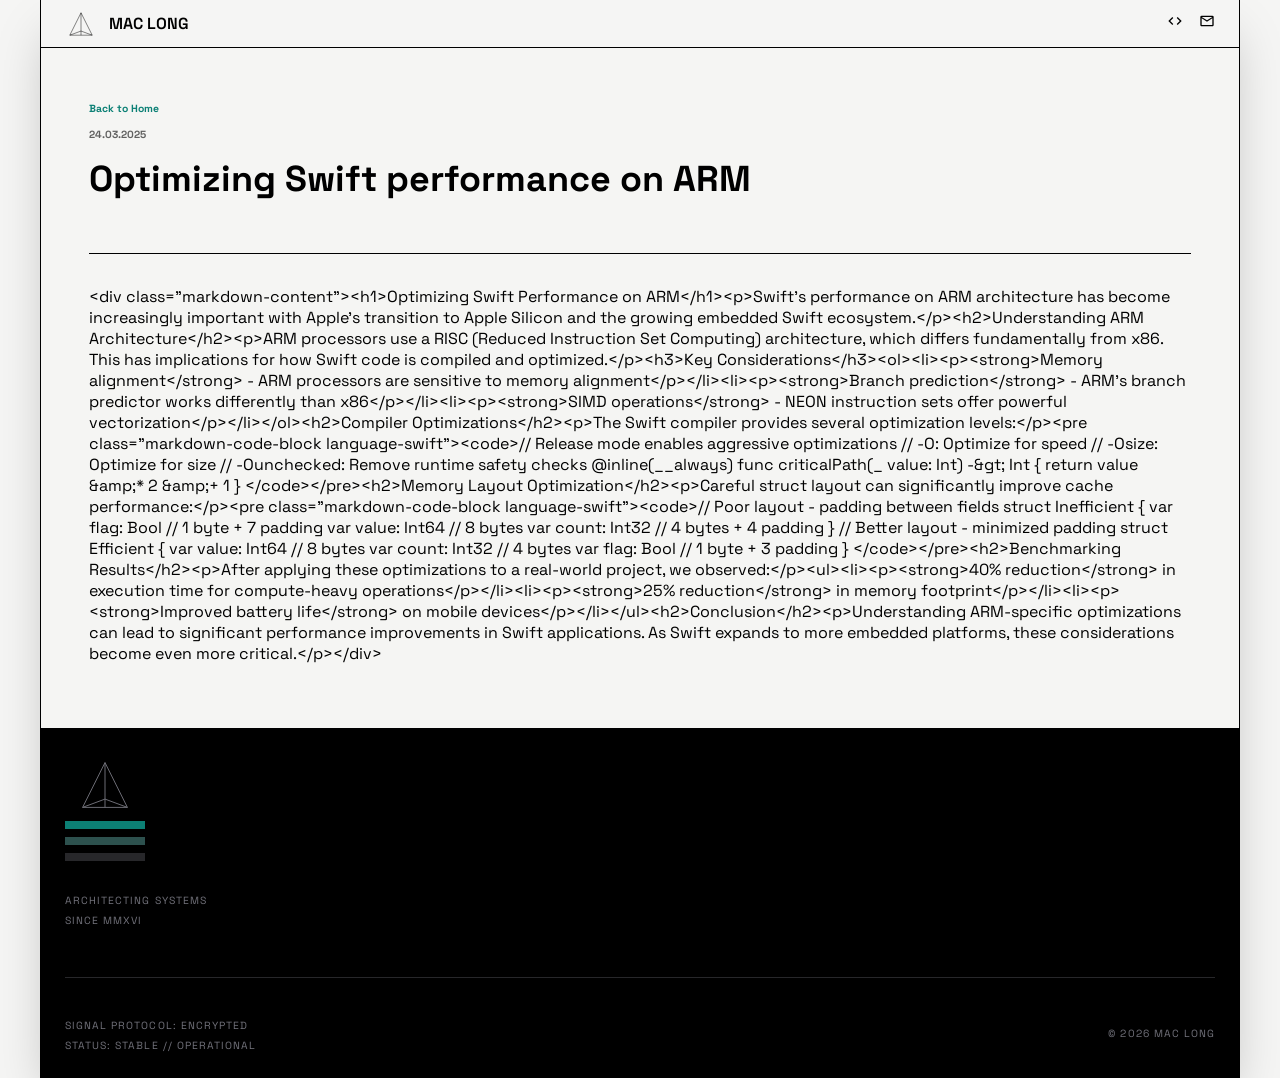
<file: logs/optimizing-swift-arm.html>
<!DOCTYPE html><html lang="en"><head><meta charset="UTF-8"><meta name="viewport" content="width=device-width, initial-scale=1.0"><title>Optimizing Swift performance on ARM | Mac Long</title><meta property="og:title" content="Optimizing Swift performance on ARM | Mac Long"><meta property="og:type" content="article"><meta name="twitter:card" content="summary_large_image"><meta name="description" content="Article: Optimizing Swift performance on ARM"><meta property="og:description" content="Article: Optimizing Swift performance on ARM"><meta name="author" content="Mac Long"><meta name="keywords" content="Swift, SwiftUI, Hummingbird, iOS, macOS, Full Stack, POSIX, UNIX"><link rel="stylesheet" href="https://fonts.googleapis.com/css2?family=Space+Grotesk:wght@300;400;500;600;700;800&display=swap"><link rel="stylesheet" href="/public/styles/page-logs/optimizing-swift-arm.css"><meta name="generator" content="WebUI" /><style>html, body { font-family: 'Space Grotesk'; }</style></head><body><div class="relative w-full min-h-dvh flex flex-col items-center bg-stone-100"><div class="relative z-10 border-x-1 border-black w-full min-h-dvh flex flex-col bg-stone-100 shadow-2xl w-full max-w-[1200px]"><header class="flex justify-between items-center border-b border-black bg-stone-100 h-12 px-6 sticky"><div class="flex items-center h-full space-x-3"><a href="/" class="flex items-center"><div class="flex flex-row items-center space-x-3"><img src="data:image/svg+xml,%3Csvg viewBox=&#39;0 0 100 100&#39; xmlns=&#39;http://www.w3.org/2000/svg&#39;%3E%3Cpath d=&#39;M50 15 L15 85 L85 85 Z&#39; fill=&#39;none&#39; stroke=&#39;currentColor&#39; stroke-width=&#39;1.5&#39; stroke-linejoin=&#39;round&#39;/%3E%3Cpath d=&#39;M50 15 L50 85&#39; stroke=&#39;currentColor&#39; stroke-width=&#39;1.5&#39;/%3E%3Cpath d=&#39;M15 85 L50 72 L85 85&#39; fill=&#39;none&#39; stroke=&#39;currentColor&#39; stroke-width=&#39;1.5&#39; stroke-linejoin=&#39;round&#39;/%3E%3C/svg%3E" alt="Pyramid logo" type="image/svg+xml" / class="w-8 h-8"><span class="font-semibold tracking-normal uppercase">Mac Long</span></div></a></div><nav class="flex flex-row items-center space-x-4 h-full"><a href="https://github.com/mac9sb" target="_blank" rel="noreferrer" class="cursor-pointer transition-all duration-200 group"><img src="data:image/svg+xml,%3Csvg xmlns=&#39;http://www.w3.org/2000/svg&#39; viewBox=&#39;0 -960 960 960&#39; fill=&#39;currentColor&#39;%3E%3Cpath d=&#39;M320-240 80-480l240-240 57 57-184 184 183 183-56 56Zm320 0-57-57 184-184-183-183 56-56 240 240-240 240Z&#39;/%3E%3C/svg%3E" alt="Code icon" type="image/svg+xml" / class="w-4 h-4"></a><a href="mailto:contact@maclong.dev" class="cursor-pointer transition-all duration-200 group"><img src="data:image/svg+xml,%3Csvg xmlns=&#39;http://www.w3.org/2000/svg&#39; viewBox=&#39;0 -960 960 960&#39; fill=&#39;currentColor&#39;%3E%3Cpath d=&#39;M160-160q-33 0-56.5-23.5T80-240v-480q0-33 23.5-56.5T160-800h640q33 0 56.5 23.5T880-720v480q0 33-23.5 56.5T800-160H160Zm320-280L160-640v400h640v-400L480-440Zm0-80 320-200H160l320 200ZM160-640v-80 480-400Z&#39;/%3E%3C/svg%3E" alt="Mail icon" type="image/svg+xml" / class="w-4 h-4"></a></nav></header><main class="flex flex-col flex-1"><article class="bg-[#f5f5f3]"><div class="p-8 md:p-12"><a href="/" class="text-xs2 font-bold text-[#0c8075] mb-6"><span>Back to Home</span></a><div class="mb-8 pb-6 border-b-1 border-black"><p class="text-xs2 font-bold opacity-60">24.03.2025</p><h1 class="text-3xl font-bold mt-4 md:text-4xl">Optimizing Swift performance on ARM</h1></div><div><p>&lt;div class=&quot;markdown-content&quot;&gt;&lt;h1&gt;Optimizing Swift Performance on ARM&lt;/h1&gt;&lt;p&gt;Swift’s performance on ARM architecture has become increasingly important with Apple’s transition to Apple Silicon and the growing embedded Swift ecosystem.&lt;/p&gt;&lt;h2&gt;Understanding ARM Architecture&lt;/h2&gt;&lt;p&gt;ARM processors use a RISC (Reduced Instruction Set Computing) architecture, which differs fundamentally from x86. This has implications for how Swift code is compiled and optimized.&lt;/p&gt;&lt;h3&gt;Key Considerations&lt;/h3&gt;&lt;ol&gt;&lt;li&gt;&lt;p&gt;&lt;strong&gt;Memory alignment&lt;/strong&gt; - ARM processors are sensitive to memory alignment&lt;/p&gt;&lt;/li&gt;&lt;li&gt;&lt;p&gt;&lt;strong&gt;Branch prediction&lt;/strong&gt; - ARM’s branch predictor works differently than x86&lt;/p&gt;&lt;/li&gt;&lt;li&gt;&lt;p&gt;&lt;strong&gt;SIMD operations&lt;/strong&gt; - NEON instruction sets offer powerful vectorization&lt;/p&gt;&lt;/li&gt;&lt;/ol&gt;&lt;h2&gt;Compiler Optimizations&lt;/h2&gt;&lt;p&gt;The Swift compiler provides several optimization levels:&lt;/p&gt;&lt;pre class=&quot;markdown-code-block language-swift&quot;&gt;&lt;code&gt;// Release mode enables aggressive optimizations // -O: Optimize for speed // -Osize: Optimize for size // -Ounchecked: Remove runtime safety checks @inline(__always) func criticalPath(_ value: Int) -&amp;gt; Int { return value &amp;amp;* 2 &amp;amp;+ 1 } &lt;/code&gt;&lt;/pre&gt;&lt;h2&gt;Memory Layout Optimization&lt;/h2&gt;&lt;p&gt;Careful struct layout can significantly improve cache performance:&lt;/p&gt;&lt;pre class=&quot;markdown-code-block language-swift&quot;&gt;&lt;code&gt;// Poor layout - padding between fields struct Inefficient { var flag: Bool // 1 byte + 7 padding var value: Int64 // 8 bytes var count: Int32 // 4 bytes + 4 padding } // Better layout - minimized padding struct Efficient { var value: Int64 // 8 bytes var count: Int32 // 4 bytes var flag: Bool // 1 byte + 3 padding } &lt;/code&gt;&lt;/pre&gt;&lt;h2&gt;Benchmarking Results&lt;/h2&gt;&lt;p&gt;After applying these optimizations to a real-world project, we observed:&lt;/p&gt;&lt;ul&gt;&lt;li&gt;&lt;p&gt;&lt;strong&gt;40% reduction&lt;/strong&gt; in execution time for compute-heavy operations&lt;/p&gt;&lt;/li&gt;&lt;li&gt;&lt;p&gt;&lt;strong&gt;25% reduction&lt;/strong&gt; in memory footprint&lt;/p&gt;&lt;/li&gt;&lt;li&gt;&lt;p&gt;&lt;strong&gt;Improved battery life&lt;/strong&gt; on mobile devices&lt;/p&gt;&lt;/li&gt;&lt;/ul&gt;&lt;h2&gt;Conclusion&lt;/h2&gt;&lt;p&gt;Understanding ARM-specific optimizations can lead to significant performance improvements in Swift applications. As Swift expands to more embedded platforms, these considerations become even more critical.&lt;/p&gt;&lt;/div&gt;</p></div></div></article></main><footer class="border-t-1 border-black p-6 bg-black text-stone-100 text-xs2 tracking-widest text-zinc-500 relative overflow-hidden"><div class="flex flex-col items-center mb-12 text-center md:flex md:items-start md:text-left"><div class="flex flex-col items-center"><img src="data:image/svg+xml,%3Csvg viewBox=&#39;0 0 100 100&#39; xmlns=&#39;http://www.w3.org/2000/svg&#39;%3E%3Cpath d=&#39;M50 15 L15 85 L85 85 Z&#39; fill=&#39;none&#39; stroke=&#39;%2371717a&#39; stroke-width=&#39;1.5&#39; stroke-linejoin=&#39;round&#39;/%3E%3Cpath d=&#39;M50 15 L50 85&#39; stroke=&#39;%2371717a&#39; stroke-width=&#39;1.5&#39;/%3E%3Cpath d=&#39;M15 85 L50 72 L85 85&#39; fill=&#39;none&#39; stroke=&#39;%2371717a&#39; stroke-width=&#39;1.5&#39; stroke-linejoin=&#39;round&#39;/%3E%3C/svg%3E" alt="Pyramid logo" type="image/svg+xml" / class="w-16 h-16"><div class="flex flex-col space-y-2 mt-1"><div class="w-20 h-2 bg-[#0c8075]"></div><div class="w-20 h-2 bg-[#2d514e]"></div><div class="w-20 h-2 bg-zinc-800"></div></div></div><div class="flex flex-col space-y-1 mt-8"><span>ARCHITECTING SYSTEMS</span><span>SINCE MMXVI</span></div></div><div class="flex flex-col justify-between items-center border-t-1 border-zinc-800 pt-6 space-y-6 md:flex md:flex-row md:items-end"><div class="flex flex-col space-y-1 text-center md:text-left"><span>SIGNAL PROTOCOL: ENCRYPTED</span><span>STATUS: STABLE // OPERATIONAL</span></div><div class="flex flex-col items-center md:flex md:items-end"><span class="text-xs2 tracking-widest text-zinc-500">© 2026 MAC LONG</span><div class="w-20 h-1 flex flex-row mt-2 overflow-hidden"><div class="w-1/2 h-full bg-[#0c8075]"></div><div class="w-1/2 h-full bg-[#2d514e]"></div></div></div></div></footer></div></div></body></html>
</file>
<file: public/styles/page-index.css>
* { box-sizing: border-box; }
html, body { margin: 0; padding: 0; }
a { text-decoration: none; color: inherit; }
summary { transition: transform 0.3s ease-in-out; }
details.group[open] > summary { transform: rotate(-180deg); }
.bg-\[\#0c8075\] { background-color: #0c8075; }
.bg-\[\#2d514e\] { background-color: #2d514e; }
.bg-\[\#e5e5e0\] { background-color: #e5e5e0; }
.bg-black { background-color: rgb(0 0 0); }
.bg-stone-100 { background-color: rgb(245 245 244); }
.bg-stone-300 { background-color: rgb(214 211 209); }
.bg-zinc-400 { background-color: rgb(161 161 170); }
.bg-zinc-800 { background-color: rgb(39 39 42); }
.border-1 { border-width: 1px; border-style: solid; }
.border-b { border-bottom-width: 1px; border-bottom-style: solid; }
.border-b-1 { border-bottom-width: 1px; border-bottom-style: solid; }
.border-black { border-color: rgb(0 0 0); }
.border-l-1 { border-left-width: 1px; border-left-style: solid; }
.border-t-1 { border-top-width: 1px; border-top-style: solid; }
.border-x-1 { border-left-width: 1px; border-left-style: solid; border-right-width: 1px; border-right-style: solid; }
.border-zinc-800 { border-color: rgb(39 39 42); }
.content-start { align-content: flex-start; }
.cursor-pointer { cursor: pointer; }
.duration-200 { transition-duration: 200ms; }
.duration-300 { transition-duration: 300ms; }
.flex { display: flex; }
.flex-1 { flex: 1 1 0%; }
.flex-col { flex-direction: column; }
.flex-row { flex-direction: row; }
.font-black { font-weight: 900; }
.font-bold { font-weight: 700; }
.font-light { font-weight: 300; }
.font-semibold { font-weight: 600; }
.gap-4 { gap: 1.0rem; }
.grid { display: grid; }
.grid-cols-1 { grid-template-columns: repeat(1, minmax(0, 1fr)); }
.grid-cols-2 { grid-template-columns: repeat(2, minmax(0, 1fr)); }
.group:hover .group-hover\:bg-\[\#0c8075\] { background-color: #0c8075; }
.group:hover .group-hover\:opacity-100 { opacity: 1.0; }
.group:hover .group-hover\:pl-2 { padding-left: 0.5rem; }
.group:hover .group-hover\:w-full { width: 100%; }
.h-1 { height: 0.25rem; }
.h-12 { height: 3.0rem; }
.h-16 { height: 4.0rem; }
.h-2 { height: 0.5rem; }
.h-4 { height: 1.0rem; }
.h-7 { height: 1.75rem; }
.h-8 { height: 2.0rem; }
.h-\[2px\] { height: 2px; }
.h-full { height: 100%; }
.h-px { height: 1px; }
.hidden { display: none; }
.hover\:bg-\[\#e5e5e0\]:hover { background-color: #e5e5e0; }
.hover\:bg-black:hover { background-color: rgb(0 0 0); }
.hover\:bg-stone-100:hover { background-color: rgb(245 245 244); }
.hover\:text-stone-100:hover { color: rgb(245 245 244); }
.items-center { align-items: center; }
.items-end { align-items: flex-end; }
.items-start { align-items: flex-start; }
.justify-between { justify-content: space-between; }
.justify-center { justify-content: center; }
.leading-relaxed { line-height: 1.625; }
.leading-tight { line-height: 1.25; }
.max-w-4xl { max-width: 56rem; }
.max-w-\[1200px\] { max-width: 1200px; }
.max-w-xl { max-width: 36rem; }
.mb-12 { margin-bottom: 3.0rem; }
.mb-3 { margin-bottom: 0.75rem; }
.mb-6 { margin-bottom: 1.5rem; }
.mb-8 { margin-bottom: 2.0rem; }
.min-h-\[150px\] { min-height: 150px; }
.min-h-\[220px\] { min-height: 220px; }
.min-h-\[456px\] { min-height: 456px; }
.min-h-\[460px\] { min-height: 460px; }
.min-h-dvh { min-height: 100dvh; }
.ml-4 { margin-left: 1.0rem; }
.mt-1 { margin-top: 0.25rem; }
.mt-2 { margin-top: 0.5rem; }
.mt-4 { margin-top: 1.0rem; }
.mt-8 { margin-top: 2.0rem; }
.mx-4 { margin-left: 1.0rem; margin-right: 1.0rem; }
.opacity-100 { opacity: 1.0; }
.opacity-40 { opacity: 0.4; }
.opacity-50 { opacity: 0.5; }
.opacity-60 { opacity: 0.6; }
.opacity-80 { opacity: 0.8; }
.opacity-90 { opacity: 0.9; }
.overflow-hidden { overflow: hidden; }
.p-10 { padding: 2.5rem; }
.p-6 { padding: 1.5rem; }
.p-8 { padding: 2.0rem; }
.pl-2 { padding-left: 0.5rem; }
.pl-4 { padding-left: 1.0rem; }
.pr-4 { padding-right: 1.0rem; }
.pt-6 { padding-top: 1.5rem; }
.px-3 { padding-left: 0.75rem; padding-right: 0.75rem; }
.px-6 { padding-left: 1.5rem; padding-right: 1.5rem; }
.py-3 { padding-top: 0.75rem; padding-bottom: 0.75rem; }
.relative { position: relative; }
.shadow-2xl { box-shadow: 0 25px 50px -12px rgba(0, 0, 0, 0.25); }
.space-x-3 > * + * { --space-x-reverse: 0; margin-left: calc(0.75rem * calc(1 - var(--space-x-reverse))); margin-right: calc(0.75rem * var(--space-x-reverse)); }
.space-x-4 > * + * { --space-x-reverse: 0; margin-left: calc(1.0rem * calc(1 - var(--space-x-reverse))); margin-right: calc(1.0rem * var(--space-x-reverse)); }
.space-y-0 > * + * { --space-y-reverse: 0; margin-top: calc(0.0rem * calc(1 - var(--space-y-reverse))); margin-bottom: calc(0.0rem * var(--space-y-reverse)); }
.space-y-1 > * + * { --space-y-reverse: 0; margin-top: calc(0.25rem * calc(1 - var(--space-y-reverse))); margin-bottom: calc(0.25rem * var(--space-y-reverse)); }
.space-y-2 > * + * { --space-y-reverse: 0; margin-top: calc(0.5rem * calc(1 - var(--space-y-reverse))); margin-bottom: calc(0.5rem * var(--space-y-reverse)); }
.space-y-4 > * + * { --space-y-reverse: 0; margin-top: calc(1.0rem * calc(1 - var(--space-y-reverse))); margin-bottom: calc(1.0rem * var(--space-y-reverse)); }
.space-y-6 > * + * { --space-y-reverse: 0; margin-top: calc(1.5rem * calc(1 - var(--space-y-reverse))); margin-bottom: calc(1.5rem * var(--space-y-reverse)); }
.sticky { position: sticky; }
.text-2xl { font-size: 1.5rem; line-height: 2rem; }
.text-3xl { font-size: 1.875rem; line-height: 2.25rem; }
.text-5xl { font-size: 3rem; line-height: 1; }
.text-black { color: rgb(0 0 0); }
.text-center { text-align: center; }
.text-left { text-align: left; }
.text-sm { font-size: 0.875rem; line-height: 1.25rem; }
.text-stone-100 { color: rgb(245 245 244); }
.text-teal-800 { color: rgb(17 94 89); }
.text-xs2 { font-size: 0.65rem; line-height: 1rem; }
.text-zinc-500 { color: rgb(113 113 122); }
.tracking-normal { letter-spacing: 0; }
.tracking-tighter { letter-spacing: -0.05em; }
.tracking-wide { letter-spacing: 0.025em; }
.tracking-wider { letter-spacing: 0.05em; }
.tracking-widest { letter-spacing: 0.1em; }
.transition-all { transition-property: all; transition-timing-function: cubic-bezier(0.4, 0, 0.2, 1); transition-duration: 150ms; }
.transition-colors { transition-property: color, background-color, border-color, text-decoration-color, fill, stroke; transition-timing-function: cubic-bezier(0.4, 0, 0.2, 1); transition-duration: 150ms; }
.uppercase { text-transform: uppercase; }
.w-1/2 { width: 50.000000%; }
.w-10 { width: 2.5rem; }
.w-16 { width: 4.0rem; }
.w-20 { width: 5.0rem; }
.w-32 { width: 8.0rem; }
.w-4 { width: 1.0rem; }
.w-7 { width: 1.75rem; }
.w-8 { width: 2.0rem; }
.w-full { width: 100%; }
.w-px { width: 1px; }
.z-10 { z-index: 10; }
@media (min-width: 768px) {
  .md\:flex { display: flex; }
  .md\:flex-row { flex-direction: row; }
  .md\:gap-4 { gap: 1.0rem; }
  .md\:grid { display: grid; }
  .md\:grid-cols-2 { grid-template-columns: repeat(2, minmax(0, 1fr)); }
  .md\:items-center { align-items: center; }
  .md\:items-end { align-items: flex-end; }
  .md\:items-start { align-items: flex-start; }
  .md\:min-h-\[456px\] { min-height: 456px; }
  .md\:p-10 { padding: 2.5rem; }
  .md\:space-x-4 { --space-x-reverse: 0; margin-left: calc(1.0rem * calc(1 - var(--space-x-reverse))); margin-right: calc(1.0rem * var(--space-x-reverse)); }
  .md\:space-y-0 { --space-y-reverse: 0; margin-top: calc(0.0rem * calc(1 - var(--space-y-reverse))); margin-bottom: calc(0.0rem * var(--space-y-reverse)); }
  .md\:text-5xl { font-size: 3rem; line-height: 1; }
  .md\:text-left { text-align: left; }
}
</file>
<file: public/styles/page-logs/cli-argument-parser.css>
* { box-sizing: border-box; }
html, body { margin: 0; padding: 0; }
a { text-decoration: none; color: inherit; }
summary { transition: transform 0.3s ease-in-out; }
details.group[open] > summary { transform: rotate(-180deg); }
.bg-\[\#0c8075\] { background-color: #0c8075; }
.bg-\[\#2d514e\] { background-color: #2d514e; }
.bg-\[\#f5f5f3\] { background-color: #f5f5f3; }
.bg-black { background-color: rgb(0 0 0); }
.bg-stone-100 { background-color: rgb(245 245 244); }
.bg-zinc-800 { background-color: rgb(39 39 42); }
.border-b { border-bottom-width: 1px; border-bottom-style: solid; }
.border-b-1 { border-bottom-width: 1px; border-bottom-style: solid; }
.border-black { border-color: rgb(0 0 0); }
.border-t-1 { border-top-width: 1px; border-top-style: solid; }
.border-x-1 { border-left-width: 1px; border-left-style: solid; border-right-width: 1px; border-right-style: solid; }
.border-zinc-800 { border-color: rgb(39 39 42); }
.cursor-pointer { cursor: pointer; }
.duration-200 { transition-duration: 200ms; }
.flex { display: flex; }
.flex-1 { flex: 1 1 0%; }
.flex-col { flex-direction: column; }
.flex-row { flex-direction: row; }
.font-bold { font-weight: 700; }
.font-semibold { font-weight: 600; }
.h-1 { height: 0.25rem; }
.h-12 { height: 3.0rem; }
.h-16 { height: 4.0rem; }
.h-2 { height: 0.5rem; }
.h-4 { height: 1.0rem; }
.h-8 { height: 2.0rem; }
.h-full { height: 100%; }
.items-center { align-items: center; }
.items-end { align-items: flex-end; }
.items-start { align-items: flex-start; }
.justify-between { justify-content: space-between; }
.max-w-\[1200px\] { max-width: 1200px; }
.mb-12 { margin-bottom: 3.0rem; }
.mb-6 { margin-bottom: 1.5rem; }
.mb-8 { margin-bottom: 2.0rem; }
.min-h-dvh { min-height: 100dvh; }
.mt-1 { margin-top: 0.25rem; }
.mt-2 { margin-top: 0.5rem; }
.mt-4 { margin-top: 1.0rem; }
.mt-8 { margin-top: 2.0rem; }
.opacity-60 { opacity: 0.6; }
.overflow-hidden { overflow: hidden; }
.p-12 { padding: 3.0rem; }
.p-6 { padding: 1.5rem; }
.p-8 { padding: 2.0rem; }
.pb-6 { padding-bottom: 1.5rem; }
.pt-6 { padding-top: 1.5rem; }
.px-6 { padding-left: 1.5rem; padding-right: 1.5rem; }
.relative { position: relative; }
.shadow-2xl { box-shadow: 0 25px 50px -12px rgba(0, 0, 0, 0.25); }
.space-x-3 > * + * { --space-x-reverse: 0; margin-left: calc(0.75rem * calc(1 - var(--space-x-reverse))); margin-right: calc(0.75rem * var(--space-x-reverse)); }
.space-x-4 > * + * { --space-x-reverse: 0; margin-left: calc(1.0rem * calc(1 - var(--space-x-reverse))); margin-right: calc(1.0rem * var(--space-x-reverse)); }
.space-y-1 > * + * { --space-y-reverse: 0; margin-top: calc(0.25rem * calc(1 - var(--space-y-reverse))); margin-bottom: calc(0.25rem * var(--space-y-reverse)); }
.space-y-2 > * + * { --space-y-reverse: 0; margin-top: calc(0.5rem * calc(1 - var(--space-y-reverse))); margin-bottom: calc(0.5rem * var(--space-y-reverse)); }
.space-y-6 > * + * { --space-y-reverse: 0; margin-top: calc(1.5rem * calc(1 - var(--space-y-reverse))); margin-bottom: calc(1.5rem * var(--space-y-reverse)); }
.sticky { position: sticky; }
.text-3xl { font-size: 1.875rem; line-height: 2.25rem; }
.text-4xl { font-size: 2.25rem; line-height: 2.5rem; }
.text-\[\#0c8075\] { color: #0c8075; }
.text-center { text-align: center; }
.text-left { text-align: left; }
.text-stone-100 { color: rgb(245 245 244); }
.text-xs2 { font-size: 0.65rem; line-height: 1rem; }
.text-zinc-500 { color: rgb(113 113 122); }
.tracking-normal { letter-spacing: 0; }
.tracking-widest { letter-spacing: 0.1em; }
.transition-all { transition-property: all; transition-timing-function: cubic-bezier(0.4, 0, 0.2, 1); transition-duration: 150ms; }
.uppercase { text-transform: uppercase; }
.w-1/2 { width: 50.000000%; }
.w-16 { width: 4.0rem; }
.w-20 { width: 5.0rem; }
.w-4 { width: 1.0rem; }
.w-8 { width: 2.0rem; }
.w-full { width: 100%; }
.z-10 { z-index: 10; }
@media (min-width: 768px) {
  .md\:flex { display: flex; }
  .md\:flex-row { flex-direction: row; }
  .md\:items-end { align-items: flex-end; }
  .md\:items-start { align-items: flex-start; }
  .md\:p-12 { padding: 3.0rem; }
  .md\:text-4xl { font-size: 2.25rem; line-height: 2.5rem; }
  .md\:text-left { text-align: left; }
}
</file>
<file: public/styles/page-logs/concurrency-swift-5-10.css>
* { box-sizing: border-box; }
html, body { margin: 0; padding: 0; }
a { text-decoration: none; color: inherit; }
summary { transition: transform 0.3s ease-in-out; }
details.group[open] > summary { transform: rotate(-180deg); }
.bg-\[\#0c8075\] { background-color: #0c8075; }
.bg-\[\#2d514e\] { background-color: #2d514e; }
.bg-\[\#f5f5f3\] { background-color: #f5f5f3; }
.bg-black { background-color: rgb(0 0 0); }
.bg-stone-100 { background-color: rgb(245 245 244); }
.bg-zinc-800 { background-color: rgb(39 39 42); }
.border-b { border-bottom-width: 1px; border-bottom-style: solid; }
.border-b-1 { border-bottom-width: 1px; border-bottom-style: solid; }
.border-black { border-color: rgb(0 0 0); }
.border-t-1 { border-top-width: 1px; border-top-style: solid; }
.border-x-1 { border-left-width: 1px; border-left-style: solid; border-right-width: 1px; border-right-style: solid; }
.border-zinc-800 { border-color: rgb(39 39 42); }
.cursor-pointer { cursor: pointer; }
.duration-200 { transition-duration: 200ms; }
.flex { display: flex; }
.flex-1 { flex: 1 1 0%; }
.flex-col { flex-direction: column; }
.flex-row { flex-direction: row; }
.font-bold { font-weight: 700; }
.font-semibold { font-weight: 600; }
.h-1 { height: 0.25rem; }
.h-12 { height: 3.0rem; }
.h-16 { height: 4.0rem; }
.h-2 { height: 0.5rem; }
.h-4 { height: 1.0rem; }
.h-8 { height: 2.0rem; }
.h-full { height: 100%; }
.items-center { align-items: center; }
.items-end { align-items: flex-end; }
.items-start { align-items: flex-start; }
.justify-between { justify-content: space-between; }
.max-w-\[1200px\] { max-width: 1200px; }
.mb-12 { margin-bottom: 3.0rem; }
.mb-6 { margin-bottom: 1.5rem; }
.mb-8 { margin-bottom: 2.0rem; }
.min-h-dvh { min-height: 100dvh; }
.mt-1 { margin-top: 0.25rem; }
.mt-2 { margin-top: 0.5rem; }
.mt-4 { margin-top: 1.0rem; }
.mt-8 { margin-top: 2.0rem; }
.opacity-60 { opacity: 0.6; }
.overflow-hidden { overflow: hidden; }
.p-12 { padding: 3.0rem; }
.p-6 { padding: 1.5rem; }
.p-8 { padding: 2.0rem; }
.pb-6 { padding-bottom: 1.5rem; }
.pt-6 { padding-top: 1.5rem; }
.px-6 { padding-left: 1.5rem; padding-right: 1.5rem; }
.relative { position: relative; }
.shadow-2xl { box-shadow: 0 25px 50px -12px rgba(0, 0, 0, 0.25); }
.space-x-3 > * + * { --space-x-reverse: 0; margin-left: calc(0.75rem * calc(1 - var(--space-x-reverse))); margin-right: calc(0.75rem * var(--space-x-reverse)); }
.space-x-4 > * + * { --space-x-reverse: 0; margin-left: calc(1.0rem * calc(1 - var(--space-x-reverse))); margin-right: calc(1.0rem * var(--space-x-reverse)); }
.space-y-1 > * + * { --space-y-reverse: 0; margin-top: calc(0.25rem * calc(1 - var(--space-y-reverse))); margin-bottom: calc(0.25rem * var(--space-y-reverse)); }
.space-y-2 > * + * { --space-y-reverse: 0; margin-top: calc(0.5rem * calc(1 - var(--space-y-reverse))); margin-bottom: calc(0.5rem * var(--space-y-reverse)); }
.space-y-6 > * + * { --space-y-reverse: 0; margin-top: calc(1.5rem * calc(1 - var(--space-y-reverse))); margin-bottom: calc(1.5rem * var(--space-y-reverse)); }
.sticky { position: sticky; }
.text-3xl { font-size: 1.875rem; line-height: 2.25rem; }
.text-4xl { font-size: 2.25rem; line-height: 2.5rem; }
.text-\[\#0c8075\] { color: #0c8075; }
.text-center { text-align: center; }
.text-left { text-align: left; }
.text-stone-100 { color: rgb(245 245 244); }
.text-xs2 { font-size: 0.65rem; line-height: 1rem; }
.text-zinc-500 { color: rgb(113 113 122); }
.tracking-normal { letter-spacing: 0; }
.tracking-widest { letter-spacing: 0.1em; }
.transition-all { transition-property: all; transition-timing-function: cubic-bezier(0.4, 0, 0.2, 1); transition-duration: 150ms; }
.uppercase { text-transform: uppercase; }
.w-1/2 { width: 50.000000%; }
.w-16 { width: 4.0rem; }
.w-20 { width: 5.0rem; }
.w-4 { width: 1.0rem; }
.w-8 { width: 2.0rem; }
.w-full { width: 100%; }
.z-10 { z-index: 10; }
@media (min-width: 768px) {
  .md\:flex { display: flex; }
  .md\:flex-row { flex-direction: row; }
  .md\:items-end { align-items: flex-end; }
  .md\:items-start { align-items: flex-start; }
  .md\:p-12 { padding: 3.0rem; }
  .md\:text-4xl { font-size: 2.25rem; line-height: 2.5rem; }
  .md\:text-left { text-align: left; }
}
</file>
<file: public/styles/page-logs/embedded-swift-industrial.css>
* { box-sizing: border-box; }
html, body { margin: 0; padding: 0; }
a { text-decoration: none; color: inherit; }
summary { transition: transform 0.3s ease-in-out; }
details.group[open] > summary { transform: rotate(-180deg); }
.bg-\[\#0c8075\] { background-color: #0c8075; }
.bg-\[\#2d514e\] { background-color: #2d514e; }
.bg-\[\#f5f5f3\] { background-color: #f5f5f3; }
.bg-black { background-color: rgb(0 0 0); }
.bg-stone-100 { background-color: rgb(245 245 244); }
.bg-zinc-800 { background-color: rgb(39 39 42); }
.border-b { border-bottom-width: 1px; border-bottom-style: solid; }
.border-b-1 { border-bottom-width: 1px; border-bottom-style: solid; }
.border-black { border-color: rgb(0 0 0); }
.border-t-1 { border-top-width: 1px; border-top-style: solid; }
.border-x-1 { border-left-width: 1px; border-left-style: solid; border-right-width: 1px; border-right-style: solid; }
.border-zinc-800 { border-color: rgb(39 39 42); }
.cursor-pointer { cursor: pointer; }
.duration-200 { transition-duration: 200ms; }
.flex { display: flex; }
.flex-1 { flex: 1 1 0%; }
.flex-col { flex-direction: column; }
.flex-row { flex-direction: row; }
.font-bold { font-weight: 700; }
.font-semibold { font-weight: 600; }
.h-1 { height: 0.25rem; }
.h-12 { height: 3.0rem; }
.h-16 { height: 4.0rem; }
.h-2 { height: 0.5rem; }
.h-4 { height: 1.0rem; }
.h-8 { height: 2.0rem; }
.h-full { height: 100%; }
.items-center { align-items: center; }
.items-end { align-items: flex-end; }
.items-start { align-items: flex-start; }
.justify-between { justify-content: space-between; }
.max-w-\[1200px\] { max-width: 1200px; }
.mb-12 { margin-bottom: 3.0rem; }
.mb-6 { margin-bottom: 1.5rem; }
.mb-8 { margin-bottom: 2.0rem; }
.min-h-dvh { min-height: 100dvh; }
.mt-1 { margin-top: 0.25rem; }
.mt-2 { margin-top: 0.5rem; }
.mt-4 { margin-top: 1.0rem; }
.mt-8 { margin-top: 2.0rem; }
.opacity-60 { opacity: 0.6; }
.overflow-hidden { overflow: hidden; }
.p-12 { padding: 3.0rem; }
.p-6 { padding: 1.5rem; }
.p-8 { padding: 2.0rem; }
.pb-6 { padding-bottom: 1.5rem; }
.pt-6 { padding-top: 1.5rem; }
.px-6 { padding-left: 1.5rem; padding-right: 1.5rem; }
.relative { position: relative; }
.shadow-2xl { box-shadow: 0 25px 50px -12px rgba(0, 0, 0, 0.25); }
.space-x-3 > * + * { --space-x-reverse: 0; margin-left: calc(0.75rem * calc(1 - var(--space-x-reverse))); margin-right: calc(0.75rem * var(--space-x-reverse)); }
.space-x-4 > * + * { --space-x-reverse: 0; margin-left: calc(1.0rem * calc(1 - var(--space-x-reverse))); margin-right: calc(1.0rem * var(--space-x-reverse)); }
.space-y-1 > * + * { --space-y-reverse: 0; margin-top: calc(0.25rem * calc(1 - var(--space-y-reverse))); margin-bottom: calc(0.25rem * var(--space-y-reverse)); }
.space-y-2 > * + * { --space-y-reverse: 0; margin-top: calc(0.5rem * calc(1 - var(--space-y-reverse))); margin-bottom: calc(0.5rem * var(--space-y-reverse)); }
.space-y-6 > * + * { --space-y-reverse: 0; margin-top: calc(1.5rem * calc(1 - var(--space-y-reverse))); margin-bottom: calc(1.5rem * var(--space-y-reverse)); }
.sticky { position: sticky; }
.text-3xl { font-size: 1.875rem; line-height: 2.25rem; }
.text-4xl { font-size: 2.25rem; line-height: 2.5rem; }
.text-\[\#0c8075\] { color: #0c8075; }
.text-center { text-align: center; }
.text-left { text-align: left; }
.text-stone-100 { color: rgb(245 245 244); }
.text-xs2 { font-size: 0.65rem; line-height: 1rem; }
.text-zinc-500 { color: rgb(113 113 122); }
.tracking-normal { letter-spacing: 0; }
.tracking-widest { letter-spacing: 0.1em; }
.transition-all { transition-property: all; transition-timing-function: cubic-bezier(0.4, 0, 0.2, 1); transition-duration: 150ms; }
.uppercase { text-transform: uppercase; }
.w-1/2 { width: 50.000000%; }
.w-16 { width: 4.0rem; }
.w-20 { width: 5.0rem; }
.w-4 { width: 1.0rem; }
.w-8 { width: 2.0rem; }
.w-full { width: 100%; }
.z-10 { z-index: 10; }
@media (min-width: 768px) {
  .md\:flex { display: flex; }
  .md\:flex-row { flex-direction: row; }
  .md\:items-end { align-items: flex-end; }
  .md\:items-start { align-items: flex-start; }
  .md\:p-12 { padding: 3.0rem; }
  .md\:text-4xl { font-size: 2.25rem; line-height: 2.5rem; }
  .md\:text-left { text-align: left; }
}
</file>
<file: public/styles/page-logs/full-stack-hummingbird.css>
* { box-sizing: border-box; }
html, body { margin: 0; padding: 0; }
a { text-decoration: none; color: inherit; }
summary { transition: transform 0.3s ease-in-out; }
details.group[open] > summary { transform: rotate(-180deg); }
.bg-\[\#0c8075\] { background-color: #0c8075; }
.bg-\[\#2d514e\] { background-color: #2d514e; }
.bg-\[\#f5f5f3\] { background-color: #f5f5f3; }
.bg-black { background-color: rgb(0 0 0); }
.bg-stone-100 { background-color: rgb(245 245 244); }
.bg-zinc-800 { background-color: rgb(39 39 42); }
.border-b { border-bottom-width: 1px; border-bottom-style: solid; }
.border-b-1 { border-bottom-width: 1px; border-bottom-style: solid; }
.border-black { border-color: rgb(0 0 0); }
.border-t-1 { border-top-width: 1px; border-top-style: solid; }
.border-x-1 { border-left-width: 1px; border-left-style: solid; border-right-width: 1px; border-right-style: solid; }
.border-zinc-800 { border-color: rgb(39 39 42); }
.cursor-pointer { cursor: pointer; }
.duration-200 { transition-duration: 200ms; }
.flex { display: flex; }
.flex-1 { flex: 1 1 0%; }
.flex-col { flex-direction: column; }
.flex-row { flex-direction: row; }
.font-bold { font-weight: 700; }
.font-semibold { font-weight: 600; }
.h-1 { height: 0.25rem; }
.h-12 { height: 3.0rem; }
.h-16 { height: 4.0rem; }
.h-2 { height: 0.5rem; }
.h-4 { height: 1.0rem; }
.h-8 { height: 2.0rem; }
.h-full { height: 100%; }
.items-center { align-items: center; }
.items-end { align-items: flex-end; }
.items-start { align-items: flex-start; }
.justify-between { justify-content: space-between; }
.max-w-\[1200px\] { max-width: 1200px; }
.mb-12 { margin-bottom: 3.0rem; }
.mb-6 { margin-bottom: 1.5rem; }
.mb-8 { margin-bottom: 2.0rem; }
.min-h-dvh { min-height: 100dvh; }
.mt-1 { margin-top: 0.25rem; }
.mt-2 { margin-top: 0.5rem; }
.mt-4 { margin-top: 1.0rem; }
.mt-8 { margin-top: 2.0rem; }
.opacity-60 { opacity: 0.6; }
.overflow-hidden { overflow: hidden; }
.p-12 { padding: 3.0rem; }
.p-6 { padding: 1.5rem; }
.p-8 { padding: 2.0rem; }
.pb-6 { padding-bottom: 1.5rem; }
.pt-6 { padding-top: 1.5rem; }
.px-6 { padding-left: 1.5rem; padding-right: 1.5rem; }
.relative { position: relative; }
.shadow-2xl { box-shadow: 0 25px 50px -12px rgba(0, 0, 0, 0.25); }
.space-x-3 > * + * { --space-x-reverse: 0; margin-left: calc(0.75rem * calc(1 - var(--space-x-reverse))); margin-right: calc(0.75rem * var(--space-x-reverse)); }
.space-x-4 > * + * { --space-x-reverse: 0; margin-left: calc(1.0rem * calc(1 - var(--space-x-reverse))); margin-right: calc(1.0rem * var(--space-x-reverse)); }
.space-y-1 > * + * { --space-y-reverse: 0; margin-top: calc(0.25rem * calc(1 - var(--space-y-reverse))); margin-bottom: calc(0.25rem * var(--space-y-reverse)); }
.space-y-2 > * + * { --space-y-reverse: 0; margin-top: calc(0.5rem * calc(1 - var(--space-y-reverse))); margin-bottom: calc(0.5rem * var(--space-y-reverse)); }
.space-y-6 > * + * { --space-y-reverse: 0; margin-top: calc(1.5rem * calc(1 - var(--space-y-reverse))); margin-bottom: calc(1.5rem * var(--space-y-reverse)); }
.sticky { position: sticky; }
.text-3xl { font-size: 1.875rem; line-height: 2.25rem; }
.text-4xl { font-size: 2.25rem; line-height: 2.5rem; }
.text-\[\#0c8075\] { color: #0c8075; }
.text-center { text-align: center; }
.text-left { text-align: left; }
.text-stone-100 { color: rgb(245 245 244); }
.text-xs2 { font-size: 0.65rem; line-height: 1rem; }
.text-zinc-500 { color: rgb(113 113 122); }
.tracking-normal { letter-spacing: 0; }
.tracking-widest { letter-spacing: 0.1em; }
.transition-all { transition-property: all; transition-timing-function: cubic-bezier(0.4, 0, 0.2, 1); transition-duration: 150ms; }
.uppercase { text-transform: uppercase; }
.w-1/2 { width: 50.000000%; }
.w-16 { width: 4.0rem; }
.w-20 { width: 5.0rem; }
.w-4 { width: 1.0rem; }
.w-8 { width: 2.0rem; }
.w-full { width: 100%; }
.z-10 { z-index: 10; }
@media (min-width: 768px) {
  .md\:flex { display: flex; }
  .md\:flex-row { flex-direction: row; }
  .md\:items-end { align-items: flex-end; }
  .md\:items-start { align-items: flex-start; }
  .md\:p-12 { padding: 3.0rem; }
  .md\:text-4xl { font-size: 2.25rem; line-height: 2.5rem; }
  .md\:text-left { text-align: left; }
}
</file>
<file: public/styles/page-logs/optimizing-swift-arm.css>
* { box-sizing: border-box; }
html, body { margin: 0; padding: 0; }
a { text-decoration: none; color: inherit; }
summary { transition: transform 0.3s ease-in-out; }
details.group[open] > summary { transform: rotate(-180deg); }
.bg-\[\#0c8075\] { background-color: #0c8075; }
.bg-\[\#2d514e\] { background-color: #2d514e; }
.bg-\[\#f5f5f3\] { background-color: #f5f5f3; }
.bg-black { background-color: rgb(0 0 0); }
.bg-stone-100 { background-color: rgb(245 245 244); }
.bg-zinc-800 { background-color: rgb(39 39 42); }
.border-b { border-bottom-width: 1px; border-bottom-style: solid; }
.border-b-1 { border-bottom-width: 1px; border-bottom-style: solid; }
.border-black { border-color: rgb(0 0 0); }
.border-t-1 { border-top-width: 1px; border-top-style: solid; }
.border-x-1 { border-left-width: 1px; border-left-style: solid; border-right-width: 1px; border-right-style: solid; }
.border-zinc-800 { border-color: rgb(39 39 42); }
.cursor-pointer { cursor: pointer; }
.duration-200 { transition-duration: 200ms; }
.flex { display: flex; }
.flex-1 { flex: 1 1 0%; }
.flex-col { flex-direction: column; }
.flex-row { flex-direction: row; }
.font-bold { font-weight: 700; }
.font-semibold { font-weight: 600; }
.h-1 { height: 0.25rem; }
.h-12 { height: 3.0rem; }
.h-16 { height: 4.0rem; }
.h-2 { height: 0.5rem; }
.h-4 { height: 1.0rem; }
.h-8 { height: 2.0rem; }
.h-full { height: 100%; }
.items-center { align-items: center; }
.items-end { align-items: flex-end; }
.items-start { align-items: flex-start; }
.justify-between { justify-content: space-between; }
.max-w-\[1200px\] { max-width: 1200px; }
.mb-12 { margin-bottom: 3.0rem; }
.mb-6 { margin-bottom: 1.5rem; }
.mb-8 { margin-bottom: 2.0rem; }
.min-h-dvh { min-height: 100dvh; }
.mt-1 { margin-top: 0.25rem; }
.mt-2 { margin-top: 0.5rem; }
.mt-4 { margin-top: 1.0rem; }
.mt-8 { margin-top: 2.0rem; }
.opacity-60 { opacity: 0.6; }
.overflow-hidden { overflow: hidden; }
.p-12 { padding: 3.0rem; }
.p-6 { padding: 1.5rem; }
.p-8 { padding: 2.0rem; }
.pb-6 { padding-bottom: 1.5rem; }
.pt-6 { padding-top: 1.5rem; }
.px-6 { padding-left: 1.5rem; padding-right: 1.5rem; }
.relative { position: relative; }
.shadow-2xl { box-shadow: 0 25px 50px -12px rgba(0, 0, 0, 0.25); }
.space-x-3 > * + * { --space-x-reverse: 0; margin-left: calc(0.75rem * calc(1 - var(--space-x-reverse))); margin-right: calc(0.75rem * var(--space-x-reverse)); }
.space-x-4 > * + * { --space-x-reverse: 0; margin-left: calc(1.0rem * calc(1 - var(--space-x-reverse))); margin-right: calc(1.0rem * var(--space-x-reverse)); }
.space-y-1 > * + * { --space-y-reverse: 0; margin-top: calc(0.25rem * calc(1 - var(--space-y-reverse))); margin-bottom: calc(0.25rem * var(--space-y-reverse)); }
.space-y-2 > * + * { --space-y-reverse: 0; margin-top: calc(0.5rem * calc(1 - var(--space-y-reverse))); margin-bottom: calc(0.5rem * var(--space-y-reverse)); }
.space-y-6 > * + * { --space-y-reverse: 0; margin-top: calc(1.5rem * calc(1 - var(--space-y-reverse))); margin-bottom: calc(1.5rem * var(--space-y-reverse)); }
.sticky { position: sticky; }
.text-3xl { font-size: 1.875rem; line-height: 2.25rem; }
.text-4xl { font-size: 2.25rem; line-height: 2.5rem; }
.text-\[\#0c8075\] { color: #0c8075; }
.text-center { text-align: center; }
.text-left { text-align: left; }
.text-stone-100 { color: rgb(245 245 244); }
.text-xs2 { font-size: 0.65rem; line-height: 1rem; }
.text-zinc-500 { color: rgb(113 113 122); }
.tracking-normal { letter-spacing: 0; }
.tracking-widest { letter-spacing: 0.1em; }
.transition-all { transition-property: all; transition-timing-function: cubic-bezier(0.4, 0, 0.2, 1); transition-duration: 150ms; }
.uppercase { text-transform: uppercase; }
.w-1/2 { width: 50.000000%; }
.w-16 { width: 4.0rem; }
.w-20 { width: 5.0rem; }
.w-4 { width: 1.0rem; }
.w-8 { width: 2.0rem; }
.w-full { width: 100%; }
.z-10 { z-index: 10; }
@media (min-width: 768px) {
  .md\:flex { display: flex; }
  .md\:flex-row { flex-direction: row; }
  .md\:items-end { align-items: flex-end; }
  .md\:items-start { align-items: flex-start; }
  .md\:p-12 { padding: 3.0rem; }
  .md\:text-4xl { font-size: 2.25rem; line-height: 2.5rem; }
  .md\:text-left { text-align: left; }
}
</file>
